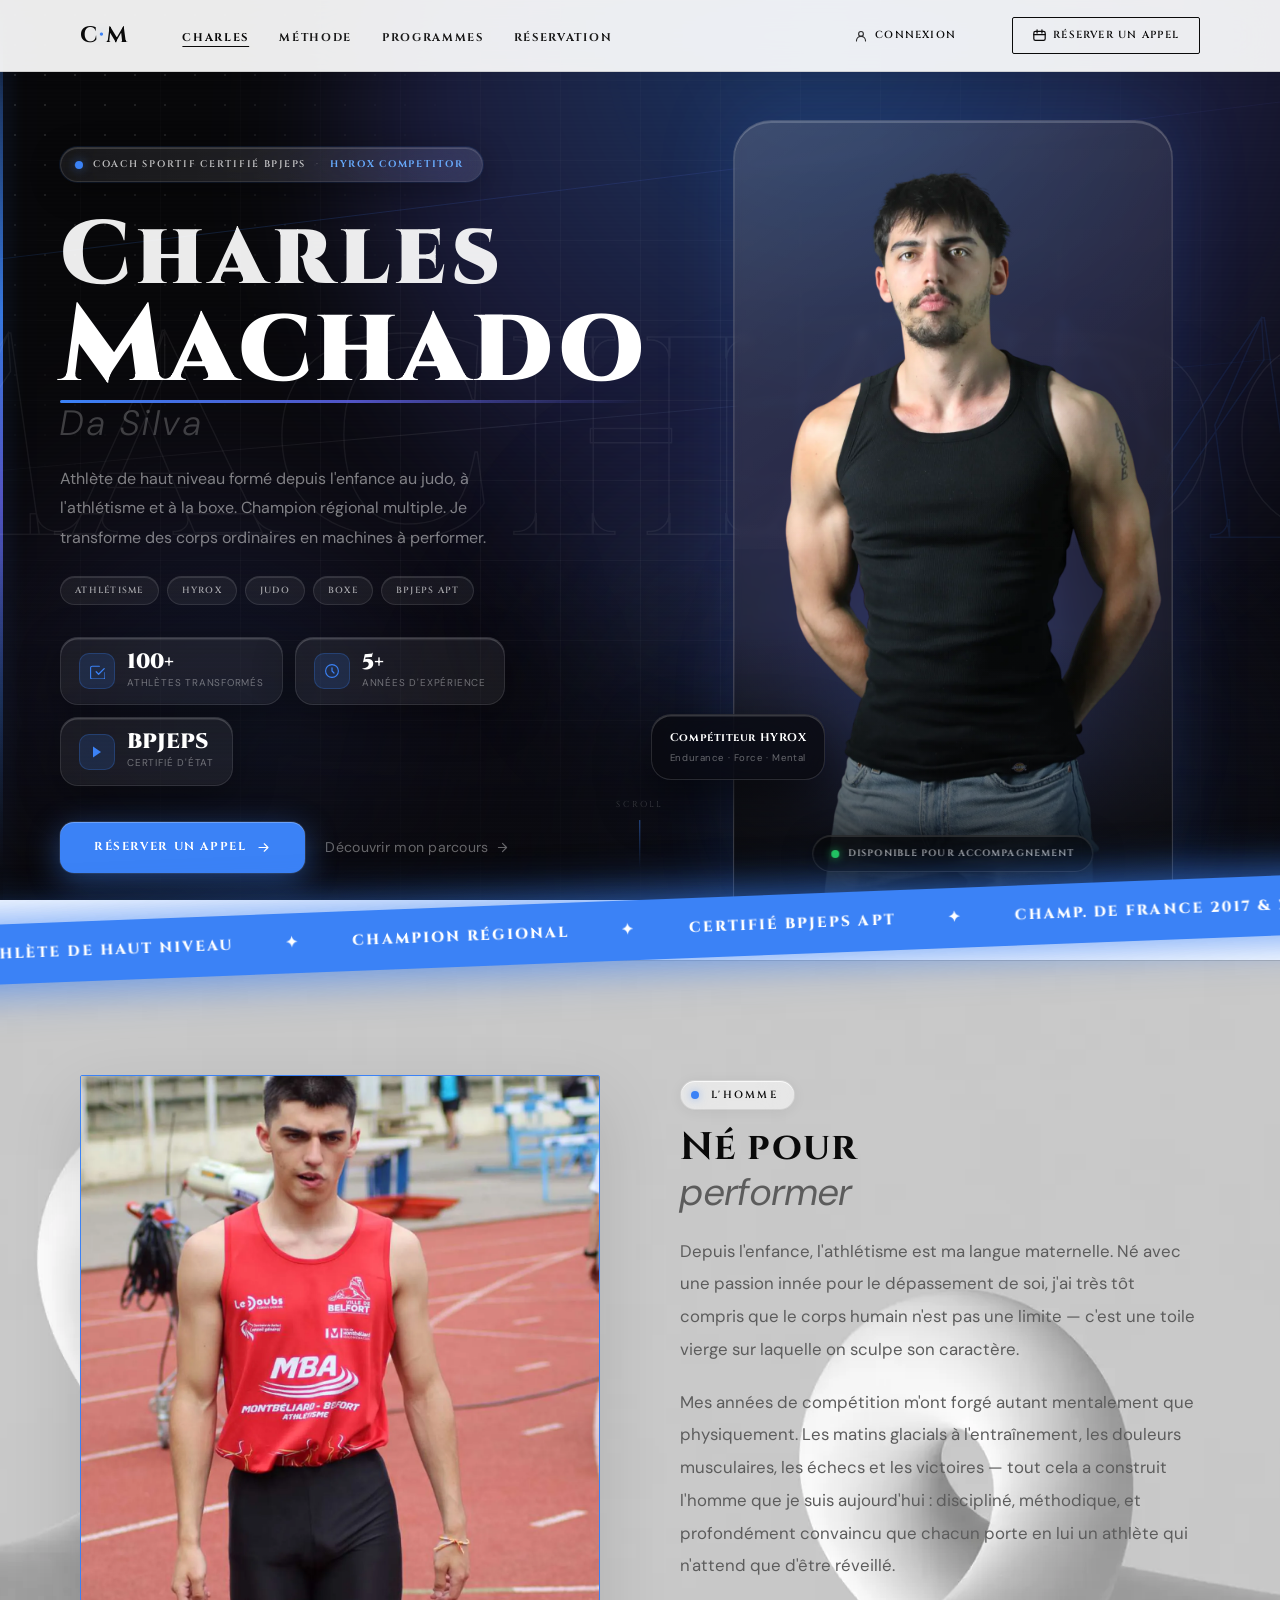
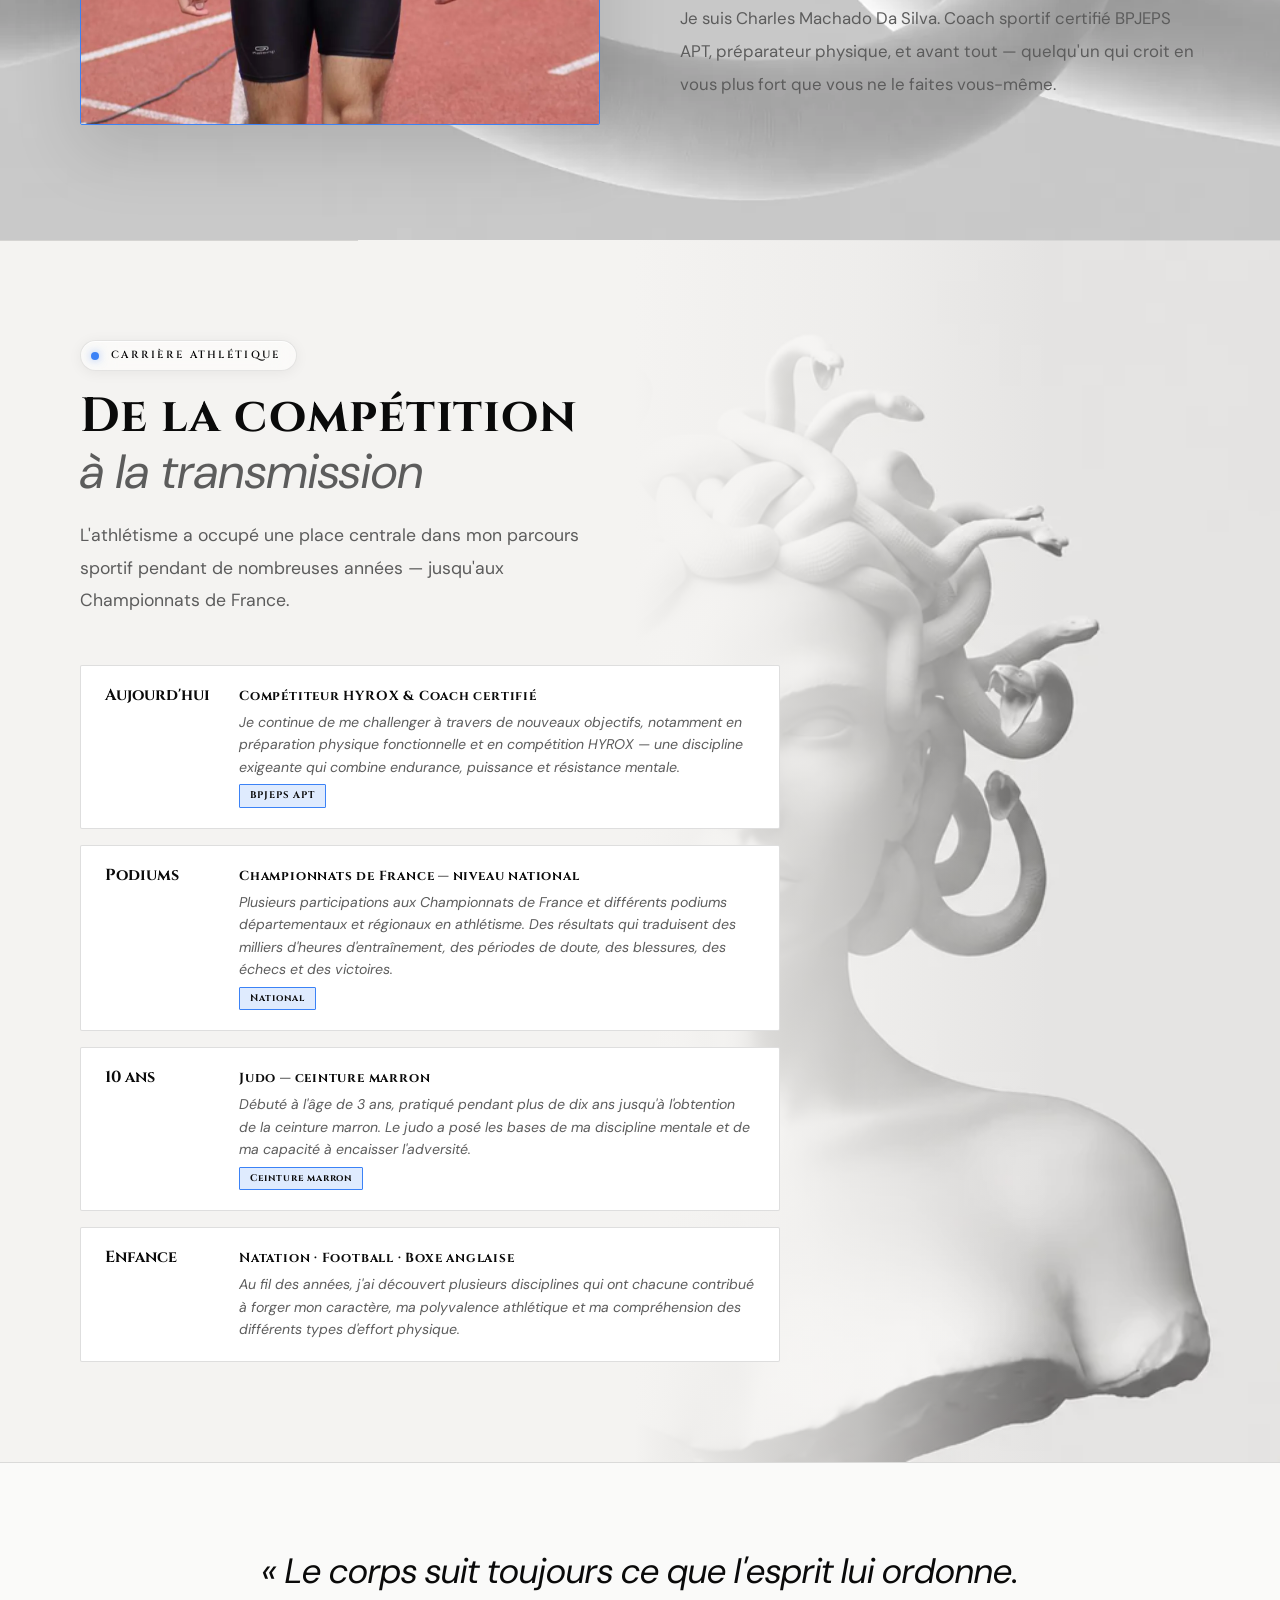
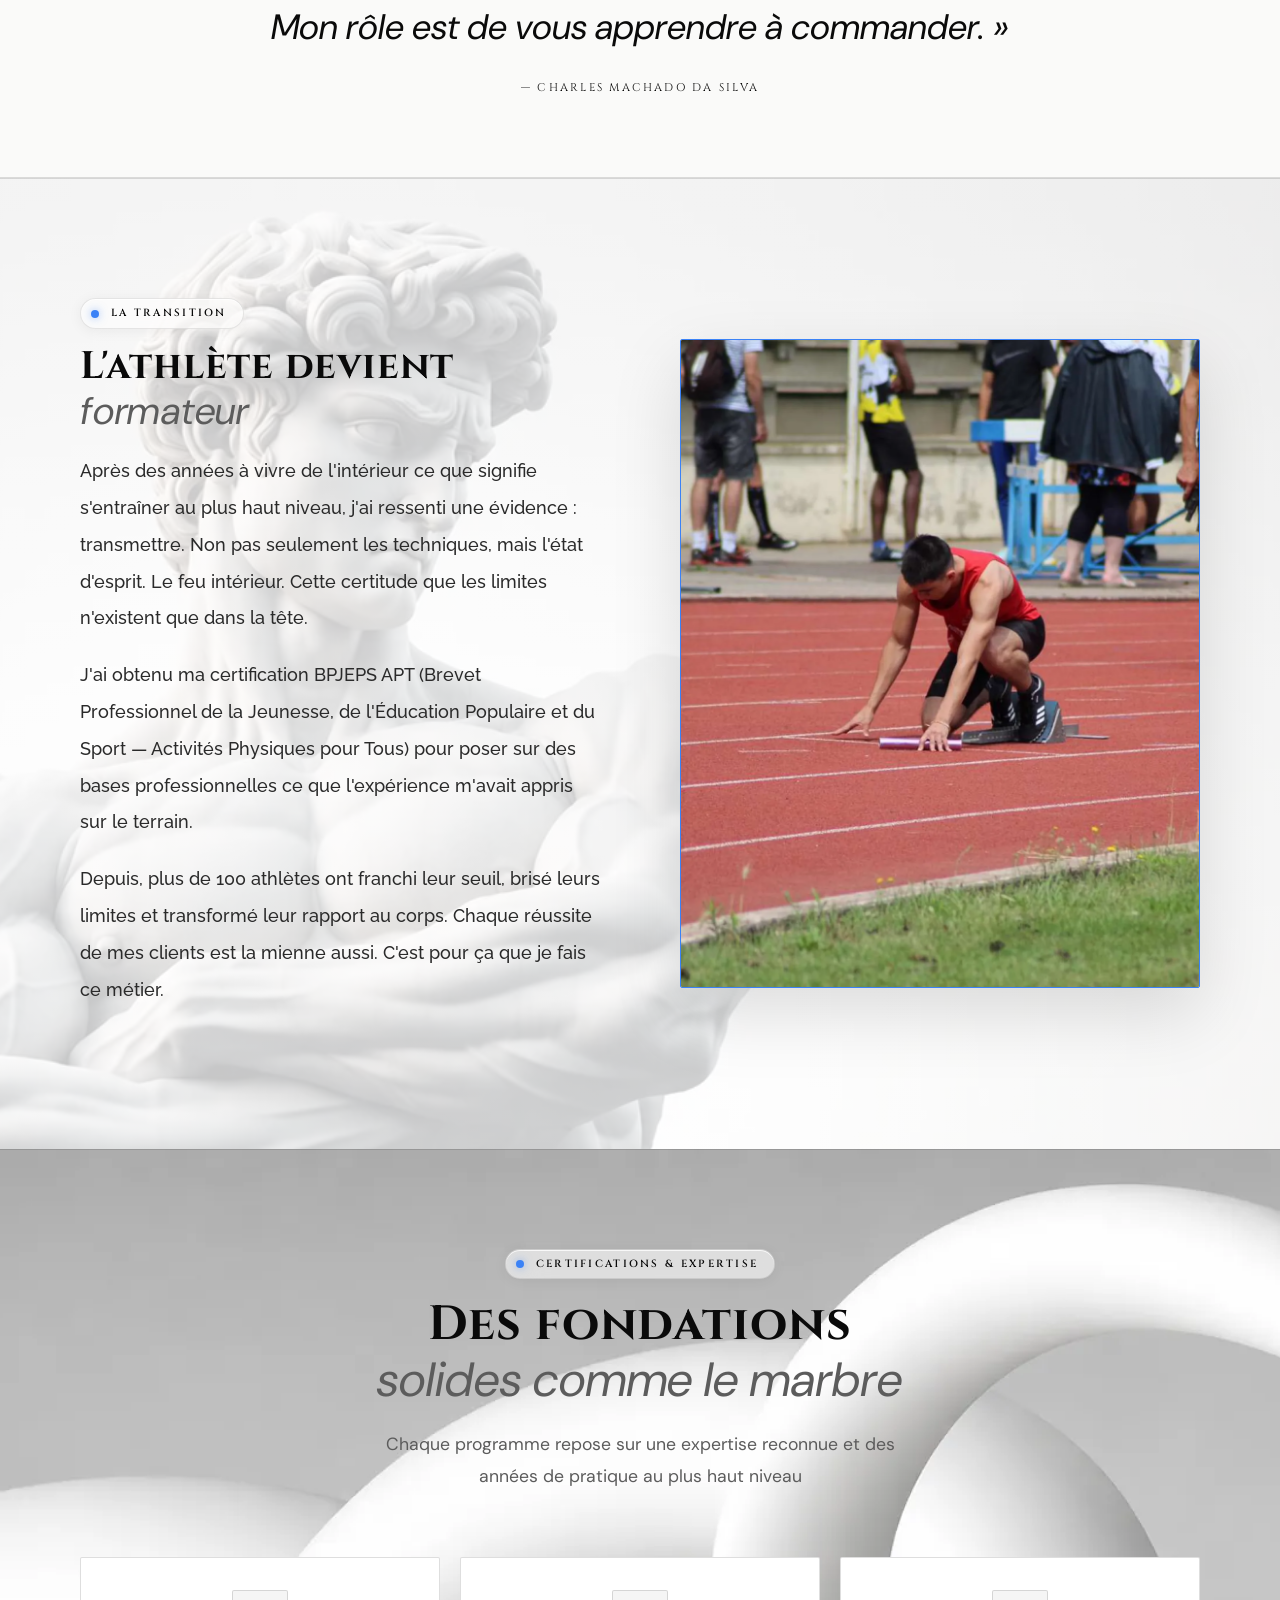
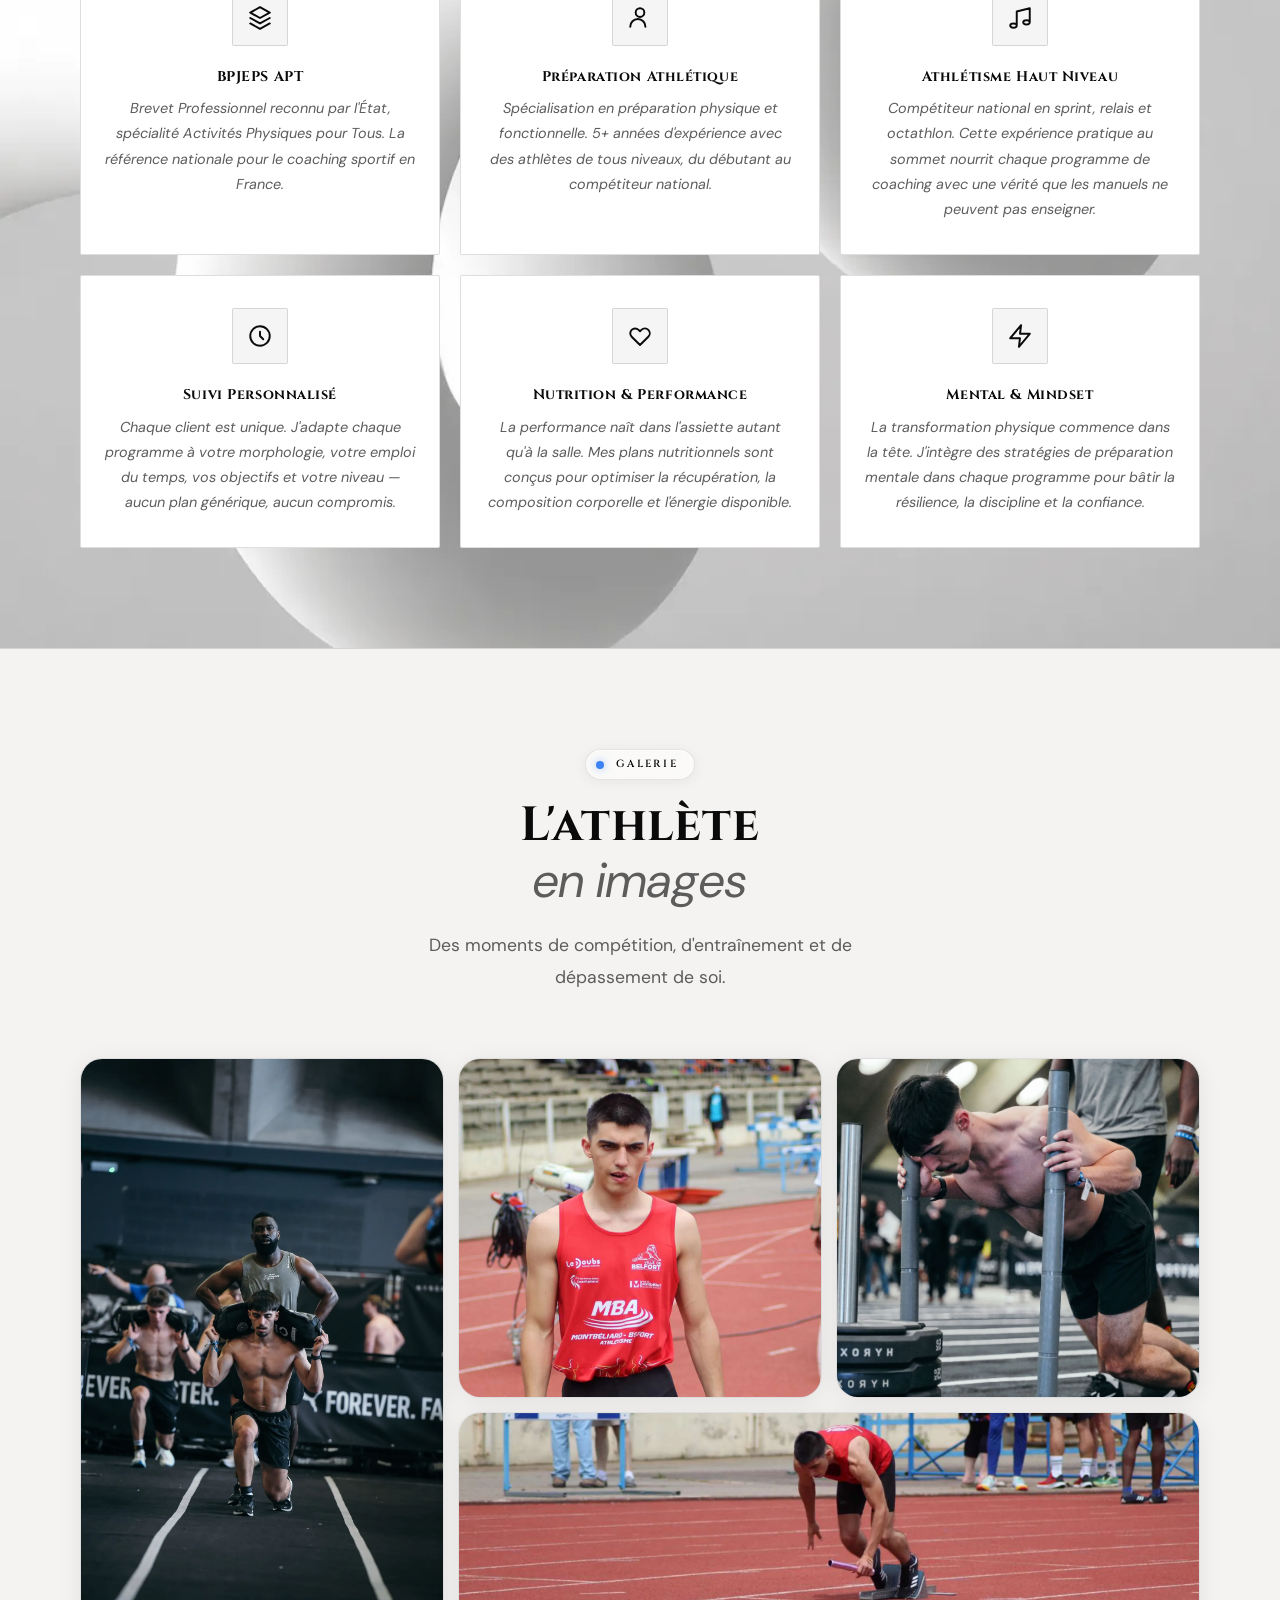
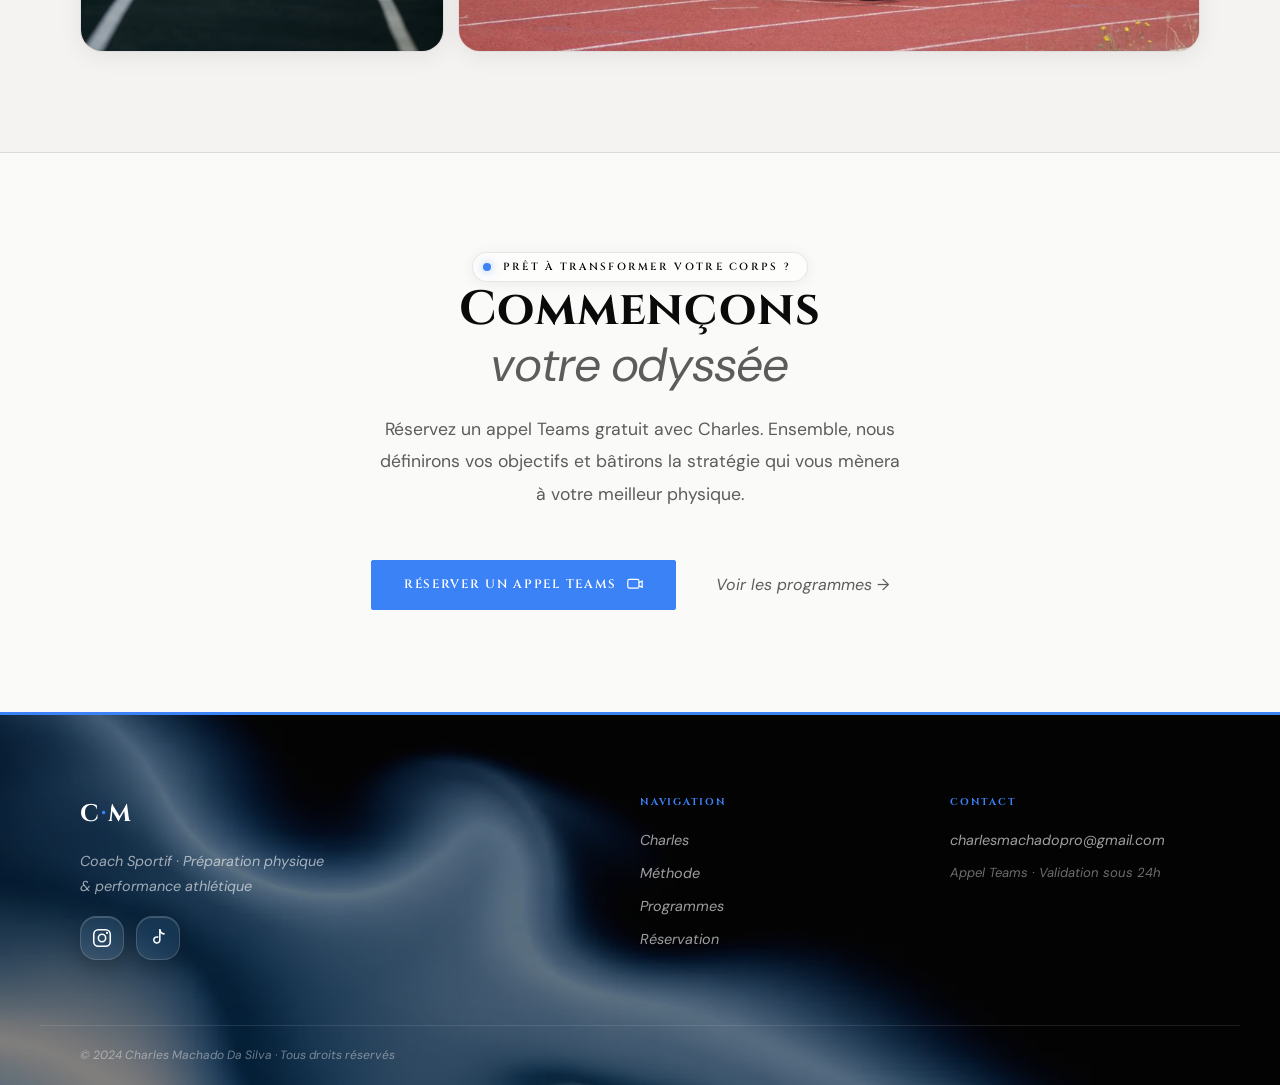
<file: about.html>
<!DOCTYPE html>
<html lang="fr">
<head>
  <meta charset="UTF-8"/>
  <meta name="viewport" content="width=device-width, initial-scale=1.0, viewport-fit=cover"/>
  <meta name="theme-color" content="#0A0A0A"/>
  <meta name="apple-mobile-web-app-capable" content="yes"/>
  <meta name="apple-mobile-web-app-status-bar-style" content="black-translucent"/>
  <link rel="icon" type="image/png" href="imagehyrox/icone.png"/>
  <link rel="apple-touch-icon" href="imagehyrox/icone.png"/>
  <title>Charles Machado — Qui suis-je ?</title>
  <meta name="description" content="Découvrez l'histoire de Charles Machado Da Silva : athlète de haut niveau, champion régional, coach certifié BPJEPS et formateur de corps d'exception."/>

  <link rel="preconnect" href="https://fonts.googleapis.com"/>
  <link rel="preconnect" href="https://fonts.gstatic.com" crossorigin/>
  <link href="https://fonts.googleapis.com/css2?family=Cinzel:wght@400;600;700;900&family=DM+Sans:ital,opsz,wght@0,9..40,300;0,9..40,400;0,9..40,500;1,9..40,300;1,9..40,400&family=Raleway:wght@300;400;500;600&display=swap" rel="stylesheet"/>

  <link rel="preload" as="image" href="imagehyrox/pose1.webp" fetchpriority="high"/>

  <link rel="stylesheet" href="style.css"/>
</head>
<body>

  <canvas id="particleCanvas"></canvas>

  <!-- NAVBAR -->
  <nav id="mainNav" class="nav-dark">
    <div class="nav-inner">
      <a href="index.html" class="nav-logo">C<span class="logo-dot">·</span>M</a>
      <ul class="nav-links">
        <li><a href="about.html" style="color:#0A0A0A;text-decoration:underline;text-underline-offset:5px">Charles</a></li>
        <li><a href="index.html#methode">Méthode</a></li>
        <li><a href="index.html#programmes">Programmes</a></li>
        <li><a href="index.html#reservation">Réservation</a></li>
      </ul>
      <button class="nav-hamburger" id="hamburger" aria-label="Menu">
        <span></span><span></span><span></span>
      </button>
      <a href="index.html#reservation" class="nav-login">
        <svg viewBox="0 0 20 20" fill="none" width="14" height="14"><circle cx="10" cy="7" r="3.4" stroke="currentColor" stroke-width="1.6"/><path d="M3.5 17c0-3.6 2.9-6.5 6.5-6.5s6.5 2.9 6.5 6.5" stroke="currentColor" stroke-width="1.6" stroke-linecap="round"/></svg>
        Connexion
      </a>
      <a href="index.html#reservation" class="nav-cta">
        <svg viewBox="0 0 16 16" fill="none" width="13" height="13"><rect x="1" y="3" width="14" height="11" rx="2" stroke="currentColor" stroke-width="1.5"/><path d="M5 1v4M11 1v4M1 7h14" stroke="currentColor" stroke-width="1.5" stroke-linecap="round"/></svg>
        Réserver un appel
      </a>
    </div>
    <div class="mobile-menu" id="mobileMenu">
      <a href="about.html" onclick="closeMobileMenu()">Charles</a>
      <a href="index.html#methode" onclick="closeMobileMenu()">Méthode</a>
      <a href="index.html#programmes" onclick="closeMobileMenu()">Programmes</a>
      <a href="index.html#reservation" onclick="closeMobileMenu()">Réservation</a>
      <a href="index.html#reservation" onclick="closeMobileMenu()">Connexion</a>
      <a href="index.html#reservation" class="mobile-cta" onclick="closeMobileMenu()">Réserver un appel</a>
    </div>
  </nav>

  <!-- HERO PAGE ABOUT — iOS 26 Ultra Glass -->
  <section class="ah2-hero">

    <!-- ── Couches de fond animées ── -->
    <div class="ah2-bg" aria-hidden="true">
      <div class="ah2-aurora ah2-aurora--1"></div>
      <div class="ah2-aurora ah2-aurora--2"></div>
      <div class="ah2-aurora ah2-aurora--3"></div>
      <div class="ah2-aurora ah2-aurora--4"></div>
      <div class="ah2-noise"></div>
      <div class="ah2-bg-grid"></div>
      <div class="ah2-scanline"></div>
      <div class="ah2-dot-field"></div>
      <div class="ah2-cm-back">CM</div>
      <div class="ah2-diag-streaks"></div>
      <div class="ah2-edge-text">CHARLES MACHADO DA SILVA · BPJEPS APT · HYROX COMPETITOR</div>
      <div class="ah2-left-stripe"></div>
      <div class="ah2-bottom-haze"></div>
    </div>

    <!-- ── Texte fantôme MACHADO ── -->
    <div class="ah2-ghost-name" aria-hidden="true">MACHADO</div>

    <div class="ah2-inner">

      <!-- ── LEFT — contenu ── -->
      <div class="ah2-left">

        <!-- Badge live -->
        <div class="ah2-live-badge">
          <span class="ah2-live-dot"></span>
          <span class="ah2-live-ring"></span>
          Coach Sportif Certifié BPJEPS
          <span class="ah2-live-sep">·</span>
          <span class="ah2-live-hyrox">HYROX Competitor</span>
        </div>

        <!-- Nom -->
        <h1 class="ah2-name">
          <span class="ah2-name-first">Charles</span>
          <span class="ah2-name-last">
            Machado
            <span class="ah2-name-underline"></span>
          </span>
          <em class="ah2-name-em">Da Silva</em>
        </h1>

        <!-- Tagline avec icônes disciplines -->
        <p class="ah2-tagline">
          Athlète de haut niveau formé depuis l'enfance au judo, à l'athlétisme et à la boxe. Champion régional multiple. Je transforme des corps ordinaires en machines à performer.
        </p>

        <!-- Disciplines pills -->
        <div class="ah2-disciplines">
          <span class="ah2-disc">Athlétisme</span>
          <span class="ah2-disc">HYROX</span>
          <span class="ah2-disc">Judo</span>
          <span class="ah2-disc">Boxe</span>
          <span class="ah2-disc">BPJEPS APT</span>
        </div>

        <!-- Stats widgets glass -->
        <div class="ah2-stats-row">
          <div class="ah2-stat-widget">
            <div class="ah2-stat-widget-icon">
              <svg viewBox="0 0 20 20" fill="none" width="16" height="16"><path d="M9 11l3 3 7-7" stroke="#3B82F6" stroke-width="1.6" stroke-linecap="round" stroke-linejoin="round"/><path d="M20 12v6a2 2 0 01-2 2H4a2 2 0 01-2-2V6a2 2 0 012-2h9" stroke="#3B82F6" stroke-width="1.4" stroke-linecap="round"/></svg>
            </div>
            <div class="ah2-stat-widget-body">
              <span class="ah2-stat-widget-num">100+</span>
              <span class="ah2-stat-widget-lbl">Athlètes transformés</span>
            </div>
          </div>
          <div class="ah2-stat-widget">
            <div class="ah2-stat-widget-icon">
              <svg viewBox="0 0 20 20" fill="none" width="16" height="16"><circle cx="10" cy="10" r="8" stroke="#3B82F6" stroke-width="1.4"/><path d="M10 6v4l2.5 2.5" stroke="#3B82F6" stroke-width="1.5" stroke-linecap="round"/></svg>
            </div>
            <div class="ah2-stat-widget-body">
              <span class="ah2-stat-widget-num">5+</span>
              <span class="ah2-stat-widget-lbl">Années d'expérience</span>
            </div>
          </div>
          <div class="ah2-stat-widget">
            <div class="ah2-stat-widget-icon">
              <svg viewBox="0 0 20 20" fill="none" width="16" height="16"><path d="M5 3l10 7-10 7V3z" fill="#3B82F6"/></svg>
            </div>
            <div class="ah2-stat-widget-body">
              <span class="ah2-stat-widget-num">BPJEPS</span>
              <span class="ah2-stat-widget-lbl">Certifié d'État</span>
            </div>
          </div>
        </div>

        <!-- Actions -->
        <div class="ah2-actions">
          <a href="index.html#reservation" class="ah2-cta-btn">
            <span class="ah2-cta-glow"></span>
            Réserver un appel
            <svg viewBox="0 0 20 20" fill="none" width="15" height="15"><path d="M4 10h12M11 5l5 5-5 5" stroke="currentColor" stroke-width="1.5" stroke-linecap="round" stroke-linejoin="round"/></svg>
          </a>
          <a href="#story-homme" class="ah2-link-ghost">
            Découvrir mon parcours
            <svg viewBox="0 0 16 16" fill="none" width="13" height="13"><path d="M8 3l5 5-5 5M3 8h10" stroke="currentColor" stroke-width="1.5" stroke-linecap="round" stroke-linejoin="round"/></svg>
          </a>
        </div>

      </div>

      <!-- ── RIGHT — photo avec badges flottants ── -->
      <div class="ah2-right">

        <!-- Badge flottant bas-gauche -->
        <div class="ah2-float-badge ah2-float-badge--bottom">
          <div class="ah2-fb-body">
            <span class="ah2-fb-title">Compétiteur HYROX</span>
            <span class="ah2-fb-sub">Endurance · Force · Mental</span>
          </div>
        </div>

        <!-- Cadre photo principal -->
        <div class="ah2-photo-frame" id="ah2PhotoFrame">
          <!-- Lueur ambiance derrière -->
          <div class="ah2-photo-glow"></div>
          <!-- Carte glass principale -->
          <div class="ah2-photo-card">
            <div class="ah2-photo-card-shine"></div>
            <div class="ah2-photo-scanbar"></div>
            <img src="imagehyrox/pose1.webp" alt="Charles Machado" class="ah2-photo" id="ah2Photo"
              fetchpriority="high" decoding="async" onerror="this.src='imagehyrox/charles-bras-croises.webp'"/>
            <!-- Overlay gradient bas -->
            <div class="ah2-photo-gradient"></div>
          </div>
          <!-- Carte mini-info dans le cadre -->
          <div class="ah2-photo-info-card">
            <div class="ah2-pic-dot"></div>
            <span>Disponible pour accompagnement</span>
          </div>
        </div>

      </div>

    </div>

    <!-- Scroll indicator -->
    <div class="ah2-scroll" aria-hidden="true">
      <span>Scroll</span>
      <div class="ah2-scroll-line"></div>
    </div>

  </section>

  <!-- BANDEAU DÉFILANT NÉON -->
  <div class="marquee" aria-hidden="true">
    <div class="marquee-track">
      <span>Athlète de haut niveau</span><span class="marquee-star">✦</span>
      <span>Champion régional</span><span class="marquee-star">✦</span>
      <span>Certifié BPJEPS APT</span><span class="marquee-star">✦</span>
      <span>Champ. de France 2017 &amp; 2019</span><span class="marquee-star">✦</span>
      <span>+5 ans d'expérience</span><span class="marquee-star">✦</span>
      <span>+100 athlètes coachés</span><span class="marquee-star">✦</span>
      <span>Athlète de haut niveau</span><span class="marquee-star">✦</span>
      <span>Champion régional</span><span class="marquee-star">✦</span>
      <span>Certifié BPJEPS APT</span><span class="marquee-star">✦</span>
      <span>Champ. de France 2017 &amp; 2019</span><span class="marquee-star">✦</span>
      <span>+5 ans d'expérience</span><span class="marquee-star">✦</span>
      <span>+100 athlètes coachés</span><span class="marquee-star">✦</span>
    </div>
  </div>

  <!-- SECTION : L'HOMME -->
  <section class="story-section story-section--white">
    <div class="section-inner">
      <div class="story-grid">
        <div class="story-img-wrap reveal">
          <img src="imagehyrox/IMG_0140.webp" alt="Charles Machado — entraînement" loading="lazy" onerror="this.parentElement.style.background='#e8e2d8'"/>
        </div>
        <div class="story-content">
          <span class="section-tag reveal">L'homme</span>
          <h2 class="section-title reveal">Né pour<br/><em>performer</em></h2>
          <p class="story-text reveal">
            Depuis l'enfance, l'athlétisme est ma langue maternelle. Né avec une passion innée pour
            le dépassement de soi, j'ai très tôt compris que le corps humain n'est pas une limite —
            c'est une toile vierge sur laquelle on sculpe son caractère.
          </p>
          <p class="story-text reveal" style="--delay:0.1s">
            Mes années de compétition m'ont forgé autant mentalement que physiquement. Les matins glacials
            à l'entraînement, les douleurs musculaires, les échecs et les victoires — tout cela a construit
            l'homme que je suis aujourd'hui : discipliné, méthodique, et profondément convaincu que
            chacun porte en lui un athlète qui n'attend que d'être réveillé.
          </p>
          <p class="story-text reveal" style="--delay:0.15s">
            Je suis Charles Machado Da Silva. Coach sportif certifié BPJEPS APT, préparateur physique,
            et avant tout — quelqu'un qui croit en vous plus fort que vous ne le faites vous-même.
          </p>
        </div>
      </div>
    </div>
  </section>


  <!-- SECTION : CARRIÈRE ATHLÉTIQUE (fond sombre) -->
  <section class="career-section">
    <div class="career-bg">
      <img src="imagehyrox/statue.webp" alt="" loading="lazy" onerror="this.style.display='none'"/>
      <div class="career-bg-overlay"></div>
    </div>
    <div class="section-inner">
      <div class="career-inner">
        <span class="section-tag reveal">Carrière athlétique</span>
        <h2 class="section-title inv reveal">De la compétition<br/><em>à la transmission</em></h2>
        <p class="section-desc inv reveal" style="--delay:0.1s">
          L'athlétisme a occupé une place centrale dans mon parcours sportif pendant de nombreuses années — jusqu'aux Championnats de France.
        </p>

        <div class="timeline">

          <div class="timeline-item reveal" style="--delay:0.15s">
            <div class="timeline-year">Aujourd'hui</div>
            <div class="timeline-content">
              <h4>Compétiteur HYROX & Coach certifié</h4>
              <p>Je continue de me challenger à travers de nouveaux objectifs, notamment en préparation physique fonctionnelle et en compétition HYROX — une discipline exigeante qui combine endurance, puissance et résistance mentale.</p>
              <span class="timeline-medal">BPJEPS APT</span>
            </div>
          </div>

          <div class="timeline-item reveal" style="--delay:0.2s">
            <div class="timeline-year">Podiums</div>
            <div class="timeline-content">
              <h4>Championnats de France — niveau national</h4>
              <p>Plusieurs participations aux Championnats de France et différents podiums départementaux et régionaux en athlétisme. Des résultats qui traduisent des milliers d'heures d'entraînement, des périodes de doute, des blessures, des échecs et des victoires.</p>
              <span class="timeline-medal">National</span>
            </div>
          </div>

          <div class="timeline-item reveal" style="--delay:0.25s">
            <div class="timeline-year">10 ans</div>
            <div class="timeline-content">
              <h4>Judo — ceinture marron</h4>
              <p>Débuté à l'âge de 3 ans, pratiqué pendant plus de dix ans jusqu'à l'obtention de la ceinture marron. Le judo a posé les bases de ma discipline mentale et de ma capacité à encaisser l'adversité.</p>
              <span class="timeline-medal">Ceinture marron</span>
            </div>
          </div>

          <div class="timeline-item reveal" style="--delay:0.3s">
            <div class="timeline-year">Enfance</div>
            <div class="timeline-content">
              <h4>Natation · Football · Boxe anglaise</h4>
              <p>Au fil des années, j'ai découvert plusieurs disciplines qui ont chacune contribué à forger mon caractère, ma polyvalence athlétique et ma compréhension des différents types d'effort physique.</p>
            </div>
          </div>

        </div>
      </div>
    </div>
  </section>

  <!-- QUOTE PHILOSOPHIE -->
  <div class="philosophy-section">
    <div class="section-inner">
      <p class="philosophy-quote reveal">
        « Le corps suit toujours ce que l'esprit lui ordonne.<br/>
        Mon rôle est de vous apprendre à commander. »
      </p>
      <p class="philosophy-attr reveal" style="--delay:0.15s">— Charles Machado Da Silva</p>
    </div>
  </div>

  <!-- SECTION : L'ATHLÈTE DEVIENT COACH -->
  <section class="story-section story-section--statue2">
    <div class="section-inner">
      <div class="story-grid reverse">
        <div class="story-img-wrap reveal">
          <img src="imagehyrox/IMG_0145.webp" alt="Charles Machado coaching" loading="lazy" onerror="this.parentElement.style.background='#e8e2d8'"/>
        </div>
        <div class="story-content">
          <span class="section-tag reveal">La transition</span>
          <h2 class="section-title reveal">L'athlète devient<br/><em>formateur</em></h2>
          <p class="story-text reveal">
            Après des années à vivre de l'intérieur ce que signifie s'entraîner au plus haut niveau,
            j'ai ressenti une évidence : transmettre. Non pas seulement les techniques, mais l'état
            d'esprit. Le feu intérieur. Cette certitude que les limites n'existent que dans la tête.
          </p>
          <p class="story-text reveal" style="--delay:0.1s">
            J'ai obtenu ma certification BPJEPS APT (Brevet Professionnel de la Jeunesse,
            de l'Éducation Populaire et du Sport — Activités Physiques pour Tous) pour poser
            sur des bases professionnelles ce que l'expérience m'avait appris sur le terrain.
          </p>
          <p class="story-text reveal" style="--delay:0.15s">
            Depuis, plus de 100 athlètes ont franchi leur seuil, brisé leurs limites et
            transformé leur rapport au corps. Chaque réussite de mes clients est la mienne aussi.
            C'est pour ça que je fais ce métier.
          </p>
        </div>
      </div>
    </div>
  </section>

  <!-- CREDENTIALS -->
  <section class="credentials-section">
    <div class="section-inner">
      <div class="section-header reveal">
        <span class="section-tag">Certifications & expertise</span>
        <h2 class="section-title">Des fondations<br/><em>solides comme le marbre</em></h2>
        <p class="section-desc">Chaque programme repose sur une expertise reconnue et des années de pratique au plus haut niveau</p>
      </div>
      <div class="credentials-grid">

        <div class="credential-card reveal">
          <div class="credential-icon">
            <svg viewBox="0 0 24 24" fill="none" width="26" height="26"><path d="M12 2L3 7l9 5 9-5-9-5zM3 17l9 5 9-5M3 12l9 5 9-5" stroke="currentColor" stroke-width="1.8" stroke-linecap="round" stroke-linejoin="round"/></svg>
          </div>
          <h3>BPJEPS APT</h3>
          <p>Brevet Professionnel reconnu par l'État, spécialité Activités Physiques pour Tous. La référence nationale pour le coaching sportif en France.</p>
        </div>

        <div class="credential-card reveal" style="--delay:0.1s">
          <div class="credential-icon">
            <svg viewBox="0 0 24 24" fill="none" width="26" height="26"><path d="M8 7a4 4 0 108 0 4 4 0 00-8 0zM3 20a7 7 0 0114 0" stroke="currentColor" stroke-width="1.8" stroke-linecap="round"/></svg>
          </div>
          <h3>Préparation Athlétique</h3>
          <p>Spécialisation en préparation physique et fonctionnelle. 5+ années d'expérience avec des athlètes de tous niveaux, du débutant au compétiteur national.</p>
        </div>

        <div class="credential-card reveal" style="--delay:0.2s">
          <div class="credential-icon">
            <svg viewBox="0 0 24 24" fill="none" width="26" height="26"><path d="M9 19V6l12-3v13M9 19c0 1.105-1.343 2-3 2s-3-.895-3-2 1.343-2 3-2 3 .895 3 2zm12-3c0 1.105-1.343 2-3 2s-3-.895-3-2 1.343-2 3-2 3 .895 3 2z" stroke="currentColor" stroke-width="1.8" stroke-linecap="round" stroke-linejoin="round"/></svg>
          </div>
          <h3>Athlétisme Haut Niveau</h3>
          <p>Compétiteur national en sprint, relais et octathlon. Cette expérience pratique au sommet nourrit chaque programme de coaching avec une vérité que les manuels ne peuvent pas enseigner.</p>
        </div>

        <div class="credential-card reveal" style="--delay:0.1s">
          <div class="credential-icon">
            <svg viewBox="0 0 24 24" fill="none" width="26" height="26"><circle cx="12" cy="12" r="9" stroke="currentColor" stroke-width="1.8"/><path d="M12 8v4l3 3" stroke="currentColor" stroke-width="1.8" stroke-linecap="round" stroke-linejoin="round"/></svg>
          </div>
          <h3>Suivi Personnalisé</h3>
          <p>Chaque client est unique. J'adapte chaque programme à votre morphologie, votre emploi du temps, vos objectifs et votre niveau — aucun plan générique, aucun compromis.</p>
        </div>

        <div class="credential-card reveal" style="--delay:0.15s">
          <div class="credential-icon">
            <svg viewBox="0 0 24 24" fill="none" width="26" height="26"><path d="M4.318 6.318a4.5 4.5 0 000 6.364L12 20.364l7.682-7.682a4.5 4.5 0 00-6.364-6.364L12 7.636l-1.318-1.318a4.5 4.5 0 00-6.364 0z" stroke="currentColor" stroke-width="1.8" stroke-linecap="round" stroke-linejoin="round"/></svg>
          </div>
          <h3>Nutrition & Performance</h3>
          <p>La performance naît dans l'assiette autant qu'à la salle. Mes plans nutritionnels sont conçus pour optimiser la récupération, la composition corporelle et l'énergie disponible.</p>
        </div>

        <div class="credential-card reveal" style="--delay:0.2s">
          <div class="credential-icon">
            <svg viewBox="0 0 24 24" fill="none" width="26" height="26"><path d="M13 2L3 14h9l-1 8 10-12h-9l1-8z" stroke="currentColor" stroke-width="1.8" stroke-linecap="round" stroke-linejoin="round"/></svg>
          </div>
          <h3>Mental & Mindset</h3>
          <p>La transformation physique commence dans la tête. J'intègre des stratégies de préparation mentale dans chaque programme pour bâtir la résilience, la discipline et la confiance.</p>
        </div>

      </div>
    </div>
  </section>


  <!-- GALERIE PHOTOS — BENTO GRID -->
  <section class="bento-gallery-section">
    <div class="section-inner">
      <div class="section-header reveal">
        <span class="section-tag">Galerie</span>
        <h2 class="section-title">L'athlète<br/><em>en images</em></h2>
        <p class="section-desc">Des moments de compétition, d'entraînement et de dépassement de soi.</p>
      </div>

      <div class="bento-grid">

        <!-- Colonne 1 — portrait tall (span 2 lignes) -->
        <div class="bento-cell bento-cell--tall reveal">
          <img src="imagehyrox/IMG_1165.webp" alt="Charles Machado — HYROX sandbag" loading="lazy" style="object-position: center 30%;"/>
          <div class="bento-overlay">
            <div class="bento-label">
              <span class="bento-label-tag">HYROX</span>
              <span class="bento-label-text">Sandbag carry</span>
            </div>
          </div>
        </div>

        <!-- Colonne 2, ligne 1 — portrait carré -->
        <div class="bento-cell reveal" style="--delay:0.08s">
          <img src="imagehyrox/IMG_0140.webp" alt="Charles Machado — athlétisme" loading="lazy" style="object-position: center top;"/>
          <div class="bento-overlay">
            <div class="bento-label">
              <span class="bento-label-tag">Athlétisme</span>
              <span class="bento-label-text">Sur la piste</span>
            </div>
          </div>
        </div>

        <!-- Colonne 3, ligne 1 — portrait carré -->
        <div class="bento-cell reveal" style="--delay:0.13s">
          <img src="imagehyrox/hyrox.webp" alt="Charles Machado — sled push" loading="lazy" style="object-position: center 20%;"/>
          <div class="bento-overlay">
            <div class="bento-label">
              <span class="bento-label-tag">HYROX</span>
              <span class="bento-label-text">Sled push</span>
            </div>
          </div>
        </div>

        <!-- Colonne 2–3, ligne 2 — paysage large -->
        <div class="bento-cell bento-cell--wide reveal" style="--delay:0.2s">
          <img src="imagehyrox/IMG_0142.webp" alt="Charles Machado — starting blocks" loading="lazy" style="object-position: center 45%;"/>
          <div class="bento-overlay">
            <div class="bento-label">
              <span class="bento-label-tag">Championnats</span>
              <span class="bento-label-text">Au départ des blocks</span>
            </div>
          </div>
        </div>

      </div>
    </div>
  </section>

  <!-- CTA FINAL (fond sombre) -->
  <section class="about-cta-section">
    <div class="section-inner">
      <span class="section-tag reveal" style="display:inline-flex;margin:0 auto">Prêt à transformer votre corps ?</span>
      <h2 class="section-title inv reveal" style="text-align:center">Commençons<br/><em>votre odyssée</em></h2>
      <p class="section-desc inv reveal" style="--delay:0.1s">
        Réservez un appel Teams gratuit avec Charles. Ensemble, nous définirons vos objectifs et bâtirons la stratégie qui vous mènera à votre meilleur physique.
      </p>
      <div class="cta-actions reveal" style="--delay:0.2s">
        <a href="index.html#reservation" class="btn-primary">
          Réserver un appel Teams
          <svg viewBox="0 0 20 20" fill="none" width="16" height="16"><rect x="1" y="3" width="14" height="11" rx="2" stroke="currentColor" stroke-width="1.5"/><path d="M15 7l4-2v8l-4-2" stroke="currentColor" stroke-width="1.5" stroke-linecap="round" stroke-linejoin="round"/></svg>
        </a>
        <a href="index.html#programmes" class="btn-ghost inv">
          Voir les programmes →
        </a>
      </div>
    </div>
  </section>

  <!-- FOOTER -->
  <footer class="footer">
    <div class="footer-statue-bg">
      <img src="imagehyrox/blue2.webp" alt="" loading="lazy" onerror="this.style.display='none'"/>
      <div class="footer-overlay"></div>
    </div>
    <div class="footer-inner">
      <div class="footer-brand">
        <a href="index.html" class="nav-logo">C<span class="logo-dot">·</span>M</a>
        <p>Coach Sportif · Préparation physique<br/>& performance athlétique</p>
        <div class="footer-social" aria-label="Réseaux sociaux">
          <a href="https://www.instagram.com/" target="_blank" rel="noopener noreferrer" class="social-glass" aria-label="Instagram">
            <svg viewBox="0 0 24 24" fill="none" width="22" height="22"><rect x="3" y="3" width="18" height="18" rx="5" stroke="currentColor" stroke-width="1.7"/><circle cx="12" cy="12" r="4" stroke="currentColor" stroke-width="1.7"/><circle cx="17.5" cy="6.5" r="1.2" fill="currentColor"/></svg>
          </a>
          <a href="https://www.tiktok.com/" target="_blank" rel="noopener noreferrer" class="social-glass" aria-label="TikTok">
            <svg viewBox="0 0 24 24" fill="none" width="22" height="22"><path d="M14 3v11.2a3.3 3.3 0 11-2.4-3.18" stroke="currentColor" stroke-width="1.7" stroke-linecap="round" stroke-linejoin="round"/><path d="M14 3c.4 2.4 2 4.2 4.5 4.5" stroke="currentColor" stroke-width="1.7" stroke-linecap="round" stroke-linejoin="round"/></svg>
          </a>
        </div>
      </div>
      <div class="footer-col">
        <h5>Navigation</h5>
        <a href="about.html">Charles</a>
        <a href="index.html#methode">Méthode</a>
        <a href="index.html#programmes">Programmes</a>
        <a href="index.html#reservation">Réservation</a>
      </div>
      <div class="footer-col">
        <h5>Contact</h5>
        <a href="mailto:charlesmachadopro@gmail.com">charlesmachadopro@gmail.com</a>
        <p class="footer-note">Appel Teams · Validation sous 24h</p>
      </div>
    </div>
    <div class="footer-bottom">
      <p>© 2024 Charles Machado Da Silva · Tous droits réservés</p>
    </div>
  </footer>

  <script>
  // Navbar + reveal partagés avec index.html
  function closeMobileMenu() {
    var menu = document.getElementById('mobileMenu');
    var btn  = document.getElementById('hamburger');
    if (menu) menu.classList.remove('open');
    if (btn)  btn.classList.remove('open');
  }

  (function initNav() {
    var nav  = document.getElementById('mainNav');
    var btn  = document.getElementById('hamburger');
    var menu = document.getElementById('mobileMenu');
    window.addEventListener('scroll', function() {
      nav.classList.toggle('scrolled', window.scrollY > 60);
    });
    if (btn && menu) {
      btn.addEventListener('click', function() {
        btn.classList.toggle('open');
        menu.classList.toggle('open');
      });
    }
    document.addEventListener('click', function(e) {
      if (menu && menu.classList.contains('open') && !nav.contains(e.target)) closeMobileMenu();
    });
  })();

  (function initReveal() {
    var observer = new IntersectionObserver(function(entries) {
      entries.forEach(function(x) { if (x.isIntersecting) x.target.classList.add('visible'); });
    }, { threshold: 0.1 });
    document.querySelectorAll('.reveal').forEach(function(r) { observer.observe(r); });
  })();

  (function initParticles() {
    var canvas = document.getElementById('particleCanvas');
    if (!canvas) return;
    var ctx = canvas.getContext('2d');
    var W, H;
    function resize() { W = canvas.width = window.innerWidth; H = canvas.height = window.innerHeight; }
    resize();
    window.addEventListener('resize', resize);
    var NUM = window.innerWidth < 768 ? 25 : 50;
    var particles = Array.from({length: NUM}, function() {
      return {
        x: Math.random() * window.innerWidth,
        y: Math.random() * window.innerHeight,
        r: Math.random() * 1.4 + 0.3,
        dx: (Math.random() - 0.5) * 0.25,
        dy: -Math.random() * 0.4 - 0.1,
        opacity: Math.random() * 0.45 + 0.1,
        flicker: Math.random() * Math.PI * 2
      };
    });
    function draw() {
      ctx.clearRect(0, 0, W, H);
      particles.forEach(function(p) {
        p.x += p.dx; p.y += p.dy; p.flicker += 0.03;
        if (p.y < -4) p.y = H + 4;
        if (p.x < -4) p.x = W + 4;
        if (p.x > W + 4) p.x = -4;
        var op = p.opacity * (0.6 + 0.4 * Math.sin(p.flicker));
        ctx.beginPath();
        ctx.arc(p.x, p.y, p.r, 0, Math.PI * 2);
        ctx.fillStyle = 'rgba(20,20,20,' + op + ')';
        ctx.fill();
      });
      requestAnimationFrame(draw);
    }
    draw();
  })();

  /* ── Parallax souris sur le hero photo ── */
  (function initHeroParallax() {
    var frame  = document.getElementById('ah2PhotoFrame');
    var photo  = document.getElementById('ah2Photo');
    var hero   = document.querySelector('.ah2-hero');
    if (!frame || !hero || window.matchMedia('(pointer:coarse)').matches) return;

    var tx = 0, ty = 0, cx = 0, cy = 0;

    hero.addEventListener('mousemove', function(e) {
      var r  = hero.getBoundingClientRect();
      tx = ((e.clientX - r.left) / r.width  - 0.5) * 60;
      ty = ((e.clientY - r.top)  / r.height - 0.5) * 44;
    });
    hero.addEventListener('mouseleave', function() { tx = 0; ty = 0; });

    (function animate() {
      cx += (tx - cx) * 0.055;
      cy += (ty - cy) * 0.055;
      frame.style.transform = 'perspective(900px) rotateY(' + (cx * 0.55) + 'deg) rotateX(' + (-cy * 0.4) + 'deg) translateX(' + (cx * 1.2) + 'px) translateY(' + (cy * 0.9) + 'px)';
      if (photo) photo.style.transform = 'scale(1.06) translate(' + (cx * -0.9) + 'px, ' + (cy * -0.65) + 'px)';
      requestAnimationFrame(animate);
    })();
  })();

  /* ── Stagger reveal hero elements ── */
  (function staggerHero() {
    var items = document.querySelectorAll('.ah2-left > *');
    items.forEach(function(el, i) {
      el.style.animationDelay = (0.1 + i * 0.12) + 's';
    });
  })();

  /* ── Tilt 3D sur les stat widgets ── */
  (function tiltWidgets() {
    if (window.matchMedia('(pointer:coarse)').matches) return;
    document.querySelectorAll('.ah2-stat-widget').forEach(function(card) {
      card.addEventListener('mousemove', function(e) {
        var r  = card.getBoundingClientRect();
        var dx = (e.clientX - r.left - r.width  / 2) / (r.width  / 2);
        var dy = (e.clientY - r.top  - r.height / 2) / (r.height / 2);
        card.style.transform = 'perspective(600px) rotateY(' + (dx * 8) + 'deg) rotateX(' + (-dy * 6) + 'deg) translateZ(8px) scale(1.04)';
      });
      card.addEventListener('mouseleave', function() {
        card.style.transition = 'transform 0.55s cubic-bezier(0.34,1.56,0.64,1)';
        card.style.transform  = '';
        setTimeout(function() { card.style.transition = ''; }, 560);
      });
    });
  })();
  </script>
</body>
</html>
</file>
<file: style.css>
:root{--bg: #FFFFFF;--bg-alt: #F4F3F1;--bg-card: #FFFFFF;--bg-deep: #FAFAF9;--ink: #0A0A0A;--white: #0A0A0A;--black: #0A0A0A;--text: #232323;--text-muted: #5C5C5C;--text-faint: #9A9A9A;--line: rgba(0,0,0,.13);--line-soft: rgba(0,0,0,.07);--border: rgba(0,0,0,.13);--fill-soft: rgba(0,0,0,.04);--fill-hover: rgba(0,0,0,.06);--neon: #3B82F6;--neon-bright: #60A5FA;--neon-glow: rgba(59,130,246,.5);--shadow-sm: 0 2px 14px rgba(0,0,0,.06);--shadow-md: 0 12px 36px rgba(0,0,0,.09);--shadow-lg: 0 26px 70px rgba(0,0,0,.13);--radius: 2px;--nav-h: 72px;--ease: cubic-bezier(.22, 1, .36, 1)}*,*:before,*:after{box-sizing:border-box;margin:0;padding:0}html{scroll-behavior:smooth;-webkit-font-smoothing:antialiased;overflow-x:hidden}body{font-family:DM Sans,system-ui,sans-serif;background:var(--bg);color:var(--text);line-height:1.6;overflow-x:hidden}img{display:block;width:100%;height:100%;object-fit:cover}a{text-decoration:none;color:inherit}ul{list-style:none}button{font-family:inherit;cursor:pointer;border:none;background:none}select,input,textarea{font-family:inherit}::selection{background:var(--ink);color:#fff}::-webkit-scrollbar{width:5px}::-webkit-scrollbar-track{background:var(--bg-alt)}::-webkit-scrollbar-thumb{background:#00000047;border-radius:99px}::-webkit-scrollbar-thumb:hover{background:var(--ink)}#particleCanvas{position:fixed;inset:0;pointer-events:none;z-index:0;opacity:.22}.reveal{opacity:0;transform:translateY(28px);transition:opacity .75s var(--ease),transform .75s var(--ease);transition-delay:var(--delay, 0s);animation:reveal-fallback 0s 1.8s forwards}@keyframes reveal-fallback{to{opacity:1;transform:translateY(0)}}.reveal.visible{opacity:1;transform:translateY(0);animation:none}.section-inner{max-width:1200px;margin:0 auto;padding:0 40px}.section-tag{display:inline-flex;align-items:center;gap:12px;font-family:Cinzel,serif;font-size:.65rem;font-weight:600;letter-spacing:.22em;text-transform:uppercase;color:var(--ink);margin-bottom:18px}.section-tag:before{content:"";display:inline-block;width:8px;height:8px;border-radius:50%;background:var(--neon);box-shadow:0 0 9px var(--neon-glow);flex-shrink:0}.section-tag:after{display:none}.section-title{font-family:Cinzel,serif;font-size:clamp(1.9rem,3.8vw,3rem);font-weight:700;line-height:1.15;color:var(--ink);margin-bottom:18px;letter-spacing:.02em}.section-title em{font-style:italic;font-family:DM Sans,system-ui,sans-serif;color:var(--text-muted);font-weight:400}.section-title.inv{color:var(--ink)}.section-desc{font-size:1.1rem;color:var(--text-muted);max-width:520px;line-height:1.85;font-weight:400}.section-desc.inv{color:var(--text-muted)}.section-header{text-align:center;margin-bottom:64px}.section-header .section-tag{justify-content:center}.section-header .section-tag:before{display:inline-block}.section-header .section-tag:after{display:none}.section-header .section-desc{margin:0 auto}.btn-primary{display:inline-flex;align-items:center;gap:10px;padding:14px 32px;background:var(--neon);color:#fff;border:1px solid var(--neon);border-radius:var(--radius);font-family:Cinzel,serif;font-size:.76rem;font-weight:600;letter-spacing:.14em;text-transform:uppercase;cursor:pointer;transition:background .3s var(--ease),color .3s var(--ease),box-shadow .3s,transform .3s var(--ease);position:relative;overflow:hidden}.btn-primary:before{content:"";position:absolute;inset:0;background:linear-gradient(90deg,transparent,rgba(255,255,255,.22),transparent);transform:translate(-100%);transition:transform .6s ease}.btn-primary:hover:before{transform:translate(100%)}.btn-primary:hover{background:var(--neon-bright);color:#fff;border-color:var(--neon-bright);box-shadow:0 12px 32px var(--neon-glow);transform:translateY(-2px)}.btn-ghost{display:inline-flex;align-items:center;gap:6px;padding:14px 20px;color:var(--text-muted);font-size:1rem;font-style:italic;cursor:pointer;position:relative;transition:color .25s}.btn-ghost:after{content:"";position:absolute;left:20px;right:20px;bottom:9px;height:2px;border-radius:2px;background:var(--neon);box-shadow:0 0 8px var(--neon-glow);transform:scaleX(0);transform-origin:left;transition:transform .35s var(--ease)}.btn-ghost:hover{color:var(--ink)}.btn-ghost:hover:after{transform:scaleX(1)}.btn-ghost.inv{color:var(--text-muted)}#mainNav{position:fixed;top:0;left:0;right:0;z-index:100;height:var(--nav-h);background:#ffffffeb;backdrop-filter:blur(24px) saturate(140%);-webkit-backdrop-filter:blur(24px) saturate(140%);border-bottom:1px solid var(--line);box-shadow:0 1px 22px #0000000d;transition:height .4s,box-shadow .4s}#mainNav.scrolled{height:66px;box-shadow:0 2px 28px #00000017}.nav-inner{max-width:1200px;margin:0 auto;padding:0 40px;height:100%;display:flex;align-items:center;gap:40px}.nav-logo{font-family:Cinzel,serif;font-size:1.4rem;font-weight:700;color:var(--ink);letter-spacing:.08em;flex-shrink:0;transition:opacity .2s}.nav-logo:hover{opacity:.6}.logo-dot{color:#3b82f6;text-shadow:0 0 10px var(--neon-glow)}.nav-links{display:flex;gap:2px;flex:1}.nav-links a{position:relative;padding:8px 14px;font-family:Cinzel,serif;font-size:.7rem;font-weight:700;letter-spacing:.15em;text-transform:uppercase;color:#1a1a1a;border-radius:var(--radius);transition:color .25s}.nav-links a:after{content:"";position:absolute;left:14px;right:14px;bottom:2px;height:2px;border-radius:2px;background:var(--neon);box-shadow:0 0 8px var(--neon-glow);transform:scaleX(0);transform-origin:center;transition:transform .3s var(--ease)}.nav-links a:hover{color:var(--ink)}.nav-links a:hover:after{transform:scaleX(1)}.nav-cta{display:flex;align-items:center;gap:7px;padding:9px 20px;border:1px solid var(--ink);color:var(--ink);border-radius:var(--radius);font-family:Cinzel,serif;font-size:.64rem;font-weight:600;letter-spacing:.12em;text-transform:uppercase;flex-shrink:0;transition:background .25s,color .25s}.nav-cta:hover{background:var(--neon);color:#fff;border-color:var(--neon);box-shadow:0 0 18px var(--neon-glow)}.nav-login{display:inline-flex;align-items:center;gap:7px;padding:9px 16px;color:var(--ink);border-radius:var(--radius);font-family:Cinzel,serif;font-size:.64rem;font-weight:600;letter-spacing:.12em;text-transform:uppercase;flex-shrink:0;transition:background .25s,color .25s}.nav-login svg{opacity:.85}.nav-login:hover{background:var(--fill-soft)}.nav-hamburger{display:none;flex-direction:column;gap:5px;padding:8px;margin-left:auto}.nav-hamburger span{display:block;width:22px;height:1.5px;background:var(--ink);transition:transform .3s,opacity .3s}.nav-hamburger.open span:nth-child(1){transform:translateY(6.5px) rotate(45deg)}.nav-hamburger.open span:nth-child(2){opacity:0}.nav-hamburger.open span:nth-child(3){transform:translateY(-6.5px) rotate(-45deg)}.mobile-menu{display:none;flex-direction:column;align-items:center;gap:4px;position:absolute;top:var(--nav-h);left:0;right:0;background:#fffffff7;backdrop-filter:blur(20px);border-bottom:1px solid var(--line);box-shadow:var(--shadow-md);padding:24px;transform:translateY(-10px);opacity:0;transition:transform .3s var(--ease),opacity .3s;pointer-events:none}.mobile-menu.open{display:flex;transform:translateY(0);opacity:1;pointer-events:all}.mobile-menu a{font-family:Cinzel,serif;font-size:.8rem;letter-spacing:.15em;text-transform:uppercase;color:var(--text-muted);padding:14px 24px;width:100%;text-align:center;border-radius:var(--radius);transition:color .2s,background .2s}.mobile-menu a:hover{color:var(--ink);background:var(--fill-soft)}.mobile-menu .mobile-cta{margin-top:12px;background:var(--ink);color:#fff}.hero{min-height:100vh;display:flex;align-items:center;padding-top:var(--nav-h);position:relative;overflow:hidden;background:var(--bg)}.hero--dark{background:radial-gradient(125% 95% at 72% 18%,#15160de6,#0b0b0bf0 52%,#070707f7),url(imagehyrox/blue3.webp) center / cover no-repeat}.hero-social{position:absolute;left:56px;top:50%;transform:translateY(-50%);z-index:5;display:flex;flex-direction:column;gap:16px}.social-glass{width:56px;height:56px;display:flex;align-items:center;justify-content:center;border-radius:16px;color:#fff;background:#ffffff12;border:1px solid rgba(255,255,255,.16);backdrop-filter:blur(12px) saturate(140%);-webkit-backdrop-filter:blur(12px) saturate(140%);box-shadow:0 8px 24px #00000047,inset 0 1px #ffffff2e;transition:transform .25s cubic-bezier(.34,1.56,.64,1),background .25s,border-color .25s,color .25s,box-shadow .25s}.social-glass:hover{transform:translateY(-3px);color:var(--neon);background:#ffffff24;border-color:#3b82f68c;box-shadow:0 12px 30px #3b82f64d,inset 0 1px #ffffff40}.social-glass svg{display:block}.footer-social{display:flex;gap:12px;margin-top:18px}.footer-social .social-glass{width:44px;height:44px}@media(max-width:768px){.hero-social{left:50%;top:auto;bottom:18px;transform:translate(-50%);flex-direction:row;gap:14px}.social-glass{width:50px;height:50px}}.hero-glow{position:absolute;top:-14%;right:-8%;width:62vw;height:62vw;max-width:860px;max-height:860px;background:radial-gradient(circle,rgba(59,130,246,.16),transparent 62%);filter:blur(28px);pointer-events:none;z-index:0;animation:hero-glow-pulse 6s ease-in-out infinite}@keyframes hero-glow-pulse{0%,to{opacity:.65;transform:scale(1)}50%{opacity:1;transform:scale(1.08)}}.hero-ghost{position:absolute;top:50%;left:50%;transform:translate(-50%,-52%);display:flex;flex-direction:column;align-items:center;font-family:Cinzel,serif;font-weight:900;font-size:clamp(4.5rem,16.5vw,15rem);line-height:.82;letter-spacing:.02em;text-transform:uppercase;color:#ffffff0b;white-space:nowrap;pointer-events:none;user-select:none;z-index:0;width:100%;text-align:center}.hero-inner{max-width:1240px;margin:0 auto;padding:55px 40px 0;display:grid;grid-template-columns:1fr 1.12fr;gap:16px;align-items:center;width:100%;position:relative;z-index:2}.hero-left{position:relative;z-index:2}.hero-badge{display:inline-flex;align-items:center;gap:10px;padding:9px 18px;border:1px solid rgba(59,130,246,.4);border-radius:999px;font-family:Cinzel,serif;font-size:.62rem;font-weight:700;letter-spacing:.18em;text-transform:uppercase;color:#fff;margin-bottom:28px;background:#3b82f614;backdrop-filter:blur(4px);-webkit-backdrop-filter:blur(4px)}.hero-badge:before{content:"";width:7px;height:7px;border-radius:50%;background:var(--neon);box-shadow:0 0 9px var(--neon-glow);flex-shrink:0;animation:dot-pulse 2.4s ease-in-out infinite}.hero-title{font-family:Cinzel,serif;font-size:clamp(3.3rem,8vw,7rem);font-weight:900;line-height:.95;color:#fff;margin-bottom:26px;letter-spacing:.02em}.title-first{display:block}.title-em{display:block;font-style:normal;font-family:Cinzel,serif;font-weight:900;font-size:1em;color:var(--neon);letter-spacing:.02em;text-shadow:0 0 34px var(--neon-glow)}.hero-subtitle{font-size:1.12rem;color:#ffffffa8;line-height:1.8;margin:0 0 38px;max-width:470px;font-weight:400;font-style:italic}.hero-actions{display:flex;justify-content:flex-start;align-items:center;gap:18px;flex-wrap:wrap}.hero-right{position:relative;align-self:stretch;display:flex;align-items:flex-end;justify-content:center;min-height:82vh}.hero-photo{width:auto;max-width:132%;max-height:90vh;height:auto;object-fit:contain;object-position:bottom;filter:drop-shadow(0 34px 54px rgba(0,0,0,.6));position:relative;z-index:1}.hero-stats{display:flex;gap:14px;margin-top:40px;flex-wrap:wrap}.hero-stat-card{background:#0a0a0adb;backdrop-filter:blur(16px);-webkit-backdrop-filter:blur(16px);border:1px solid rgba(59,130,246,.45);border-radius:20px;padding:18px 22px;min-width:132px;box-shadow:0 14px 40px #0000008c,0 0 18px #3b82f61f}.hero-stat-num{font-family:Cinzel,serif;font-size:2rem;font-weight:900;color:var(--neon);line-height:1;text-shadow:0 0 18px var(--neon-glow)}.hero-stat-label{font-size:.8rem;color:#ffffffad;margin-top:7px;font-style:italic;letter-spacing:.02em}.hero-scroll{position:absolute;bottom:32px;left:50%;transform:translate(-50%);display:flex;flex-direction:column;align-items:center;gap:8px;z-index:2}.scroll-label{font-family:Cinzel,serif;font-size:.6rem;letter-spacing:.22em;color:var(--text-faint);text-transform:uppercase}.hero--dark .scroll-label{color:#ffffff73}.scroll-line{width:2px;height:44px;border-radius:2px;background:linear-gradient(to bottom,var(--neon),transparent);box-shadow:0 0 10px var(--neon-glow);animation:scroll-drop 2s ease-in-out infinite}@keyframes scroll-drop{0%,to{opacity:.4;transform:scaleY(.8);transform-origin:top}50%{opacity:1;transform:scaleY(1)}}.about{padding:120px 0;background:var(--bg);position:relative;z-index:1;overflow:hidden}.about:after{content:"";position:absolute;inset:0;background:url(imagehyrox/white2.webp) center / cover no-repeat;transform:scale(1.06);transition:transform 10s ease;will-change:transform;z-index:-1}.about:hover:after{transform:scale(1)}.about:before{content:"";position:absolute;top:0;left:0;right:0;height:1px;background:var(--line)}.about-split{display:grid;grid-template-columns:5fr 7fr;gap:80px;align-items:center}.about-photo-col{position:relative}.about-photo-frame{position:relative;aspect-ratio:3/4;border-radius:var(--radius);overflow:hidden;box-shadow:var(--shadow-lg)}.about-photo-frame:after{content:"";position:absolute;inset:0;border:1.5px solid var(--ink);border-radius:var(--radius);z-index:4;pointer-events:none}.about-hyrox-img{width:100%;height:100%;object-fit:cover;object-position:center 15%;display:block;transition:transform 3s ease-in-out,opacity .7s var(--ease)}.about-photo-frame:hover .about-hyrox-img{transform:scale(1.03)}.carousel-slide{position:absolute;inset:0;width:100%;height:100%;object-fit:cover;object-position:center 15%;opacity:0;z-index:1}.carousel-slide.active{opacity:1;z-index:2}.carousel-btn{position:absolute;top:50%;transform:translateY(-50%);z-index:5;width:38px;height:38px;display:flex;align-items:center;justify-content:center;background:#0009;color:#fff;border-radius:50%;cursor:pointer;opacity:0;transition:opacity .6s var(--ease),background .3s}.about-photo-frame:hover .carousel-btn{opacity:1}.carousel-prev{left:12px}.carousel-next{right:12px}.carousel-btn:hover{background:#000000e6}.carousel-dots{position:absolute;bottom:14px;left:50%;transform:translate(-50%);display:flex;gap:7px;z-index:5}.carousel-dot{width:6px;height:6px;border-radius:50%;background:#ffffff73;cursor:pointer;transition:background .25s,transform .25s;border:none}.carousel-dot.active{background:#fff;transform:scale(1.4)}.about-photo-accent{position:absolute;bottom:0;right:0;width:64px;height:64px;border:1.5px solid var(--neon);border-radius:var(--radius);background:var(--bg);box-shadow:0 0 16px var(--neon-glow);animation:neon-pulse 3.4s ease-in-out infinite .8s}.about-copy-col{display:flex;flex-direction:column;align-items:flex-start}.about-para{font-family:Raleway,sans-serif;font-size:1rem;color:#444;line-height:1.85;margin-bottom:18px}.about-stats{display:flex;align-items:center;gap:28px;padding:26px 0;margin:18px 0 30px;border-top:1px solid var(--line);border-bottom:1px solid var(--line);flex-wrap:wrap}.about-stat{display:flex;flex-direction:column;gap:5px}.about-stat-num{font-family:Cinzel,serif;font-size:1.45rem;font-weight:700;color:var(--ink);letter-spacing:.02em}.about-stat-lbl{font-family:Raleway,sans-serif;font-size:.68rem;color:var(--text-muted);letter-spacing:.07em;text-transform:uppercase}.about-stat-div{width:1px;height:34px;background:var(--line);flex-shrink:0}.about-cta{display:flex;align-items:center;gap:24px;flex-wrap:wrap}.swipe-slider{position:relative;width:248px;height:52px;border-radius:999px;background:#ffffff8c;backdrop-filter:blur(18px) saturate(160%);-webkit-backdrop-filter:blur(18px) saturate(160%);border:1px solid rgba(0,0,0,.13);box-shadow:0 2px 18px #00000012,inset 0 1px #fffc;user-select:none;touch-action:none;overflow:hidden;flex-shrink:0}.swipe-fill{position:absolute;inset:0;border-radius:999px;background:var(--ink);transform-origin:left;transform:scaleX(0);opacity:.08;transition:transform .05s linear;pointer-events:none}.swipe-thumb{position:absolute;left:4px;top:50%;transform:translateY(-50%);width:44px;height:44px;border-radius:50%;background:var(--ink);color:#fff;display:flex;align-items:center;justify-content:center;box-shadow:0 2px 14px #00000038;cursor:grab;z-index:2;will-change:transform}.swipe-thumb:active{cursor:grabbing}.swipe-label{position:absolute;inset:0;display:flex;align-items:center;justify-content:center;padding-left:52px;font-family:Cinzel,serif;font-size:.64rem;font-weight:600;letter-spacing:.14em;text-transform:uppercase;color:var(--text-muted);pointer-events:none;transition:opacity .2s;z-index:1}.visual-break{position:relative;width:100%;height:520px;overflow:hidden}.visual-break-img{width:100%;height:100%;object-fit:cover;object-position:center 25%;transform:scale(1.18);transition:transform 4s cubic-bezier(.22,1,.36,1);will-change:transform}.visual-break:hover .visual-break-img{transform:scale(1)}.visual-break-overlay{position:absolute;inset:0;background:linear-gradient(to bottom,#0a0a0a26,#0a0a0a8c);display:flex;align-items:flex-end;justify-content:center;padding-bottom:56px}.visual-break-text{font-family:Cinzel,serif;font-size:clamp(1.1rem,3vw,2rem);color:#ffffffe0;letter-spacing:.45em;text-transform:uppercase;text-shadow:0 2px 40px rgba(0,0,0,.7)}.gallery-band{overflow:hidden;position:relative;height:200px;background:var(--bg-alt);border-top:1px solid var(--line);border-bottom:1px solid var(--line)}.gallery-band:before,.gallery-band:after{content:"";position:absolute;top:0;bottom:0;width:120px;z-index:2;pointer-events:none}.gallery-band:before{left:0;background:linear-gradient(to right,var(--bg-alt),transparent)}.gallery-band:after{right:0;background:linear-gradient(to left,var(--bg-alt),transparent)}.gallery-item{flex-shrink:0;width:180px;height:200px;overflow:hidden;border-radius:var(--radius);filter:brightness(.98);transition:filter .4s,transform .4s var(--ease)}.gallery-item:hover{filter:brightness(1.08);transform:scale(1.03)}.gallery-track{display:flex;gap:12px;height:100%;width:max-content;will-change:transform;animation:gallery-scroll 20s linear infinite;animation-play-state:paused}.gallery-band:hover .gallery-track{animation-play-state:paused}@keyframes gallery-scroll{0%{transform:translate(0)}to{transform:translate(-50%)}}.marquee{position:relative;overflow:hidden;width:108%;margin-left:-4%;padding:18px 0;background:var(--neon);transform:rotate(-2.2deg);box-shadow:0 10px 40px var(--neon-glow),0 -10px 40px var(--neon-glow);z-index:3;animation:neon-band-pulse 3s ease-in-out infinite}.marquee-track{display:flex;align-items:center;width:max-content;will-change:transform;animation:marquee-scroll 30s linear infinite}.marquee-track span{font-family:Cinzel,serif;font-size:.92rem;font-weight:800;letter-spacing:.14em;text-transform:uppercase;color:#fff;padding:0 26px;white-space:nowrap}.marquee-star{color:#fff9;font-size:.7rem}@keyframes marquee-scroll{0%{transform:translate(0)}to{transform:translate(-50%)}}@keyframes neon-band-pulse{0%,to{box-shadow:0 8px 30px var(--neon-glow),0 -8px 30px var(--neon-glow)}50%{box-shadow:0 8px 50px #3b82f6b3,0 -8px 50px #3b82f6b3}}@keyframes neon-pulse{0%,to{box-shadow:0 0 14px var(--neon-glow)}50%{box-shadow:0 0 28px #3b82f6cc}}.section-tag:before{animation:dot-pulse 2.4s ease-in-out infinite}@keyframes dot-pulse{0%,to{box-shadow:0 0 6px var(--neon-glow);opacity:.9}50%{box-shadow:0 0 14px #3b82f6e6;opacity:1}}.cross-band{position:relative;height:150px;overflow:hidden;pointer-events:none;z-index:2}.cross-band:before{content:"";position:absolute;top:50%;left:-20%;width:140%;height:36px;transform:translateY(-50%) rotate(-3.2deg);background:#0a0a0a;border-top:2px solid var(--neon);box-shadow:0 0 22px #3b82f640,0 14px 30px #0000002e}.cross-band--reverse:before{transform:translateY(-50%) rotate(3.2deg)}.cross-band--thin{height:120px}.cross-band--thin:before{height:20px}.methode{padding:70px 0 120px;background:#0d0d0d;position:relative;overflow:hidden}.methode:before{content:"";position:absolute;top:0;left:0;right:0;height:1px;background:#ffffff14}.methode-statue-bg{position:absolute;inset:0;width:100%;z-index:0}.methode-statue-bg img{width:100%;height:100%;object-fit:cover;object-position:center top;filter:brightness(.7);opacity:1;transform:scale(1.18);transition:transform 2.5s ease;will-change:transform}.methode:hover .methode-statue-bg img{transform:scale(1)}.methode-overlay{position:absolute;inset:0}.methode .section-tag{color:#ffffffe6}.methode .section-tag:before{background:var(--neon);box-shadow:0 0 9px var(--neon-glow)}.methode .section-title{color:#fff}.methode .section-title em{color:#ffffff80}.methode .section-desc{color:#ffffff8c;font-family:Raleway,sans-serif}.methode-grid{display:grid;grid-template-columns:repeat(3,1fr);gap:24px;position:relative;z-index:1}.methode-card{background:#fff;border:1px solid rgba(0,0,0,.08);border-radius:var(--radius);padding:36px 28px;position:relative;overflow:hidden;transition:border-color .3s,box-shadow .3s,transform .3s var(--ease)}.methode-card:before{content:"";position:absolute;top:0;left:0;right:0;height:3px;background:var(--neon);box-shadow:0 0 12px var(--neon-glow);transform:scaleX(0);transform-origin:left;transition:transform .4s var(--ease)}.methode-card:hover{border-color:#3b82f659;box-shadow:0 12px 40px #00000080;transform:translateY(-6px)}.methode-card:hover .methode-icon-wrap{border-color:var(--neon);color:var(--neon);box-shadow:0 0 18px var(--neon-glow)}.methode-card:hover:before{transform:scaleX(1)}.methode-roman{font-family:Cinzel,serif;font-size:3rem;font-weight:900;color:#0a0a0a;text-shadow:none;line-height:1;margin-bottom:16px;transition:color .4s,text-shadow .4s}.methode-card:hover .methode-roman{text-shadow:0 0 32px var(--neon-glow)}.methode-icon-wrap{width:52px;height:52px;display:flex;align-items:center;justify-content:center;border:1px solid #fff;border-radius:var(--radius);color:#0a0a0a;margin-bottom:20px;background:#fff;transition:transform .4s var(--ease)}.methode-card:hover .methode-icon-wrap{transform:translateY(-2px)}.methode-card h3{font-family:Cinzel,serif;font-size:.88rem;font-weight:700;color:#0a0a0a;letter-spacing:.06em;margin-bottom:12px}.methode-card p{font-family:Raleway,sans-serif;font-size:.95rem;color:#0009;line-height:1.85;font-weight:400;font-style:normal}.methode .section-inner{max-width:1340px}.methode-grid{gap:30px}.ba-card{position:relative;display:flex;flex-direction:column;gap:18px;padding:20px;border-radius:26px;background:linear-gradient(158deg,#ffffff1c,#ffffff09 60%,#ffffff05);border:1px solid rgba(255,255,255,.14);box-shadow:0 22px 55px #00000080,inset 0 1px #ffffff2e;backdrop-filter:blur(16px) saturate(140%);-webkit-backdrop-filter:blur(16px) saturate(140%);transition:transform .5s var(--ease),box-shadow .5s,border-color .5s}.ba-card:hover{transform:translateY(-8px);border-color:#3b82f680;box-shadow:0 34px 75px #0009,0 0 44px #3b82f633,inset 0 1px #ffffff3d}.ba-card-head{display:flex;align-items:center;gap:14px;padding:2px 2px 0}.ba-card-idx{flex-shrink:0;width:44px;height:44px;display:flex;align-items:center;justify-content:center;font-family:Cinzel,serif;font-size:1.05rem;font-weight:700;color:var(--neon);border-radius:13px;background:#3b82f61f;border:1px solid rgba(59,130,246,.4);text-shadow:0 0 14px var(--neon-glow)}.ba-card-meta{min-width:0}.ba-card-title{margin:0;font-family:Cinzel,serif;font-size:1.08rem;font-weight:600;color:#fff;letter-spacing:.01em;line-height:1.2}.ba-card-sub{margin:3px 0 0;font-family:Raleway,sans-serif;font-size:.76rem;color:#ffffff8c;letter-spacing:.02em}.ba-card-hint{display:flex;align-items:center;justify-content:center;gap:8px;margin:0;padding-bottom:2px;font-family:Raleway,sans-serif;font-size:.72rem;font-weight:500;letter-spacing:.06em;color:#ffffff80}.ba-card-hint svg{color:var(--neon);opacity:.85}.ba-slider{position:relative;width:100%;aspect-ratio:3 / 4;border-radius:16px;overflow:hidden;background:#111;border:5px solid #fff;box-shadow:0 12px 30px #00000073;cursor:ew-resize;touch-action:none;user-select:none;-webkit-user-select:none}.ba-slider img{position:absolute;inset:0;width:100%;height:100%;object-fit:cover;pointer-events:none;-webkit-user-drag:none}.ba-after{z-index:1}.ba-before{z-index:2;clip-path:inset(0 50% 0 0)}.ba-slider.ba-sweep .ba-before{transition:clip-path .85s cubic-bezier(.65,0,.35,1)}.ba-slider.ba-sweep .ba-divider{transition:left .85s cubic-bezier(.65,0,.35,1)}.ba-slider:after{content:"";position:absolute;inset:0;z-index:3;pointer-events:none;background:linear-gradient(to bottom,rgba(0,0,0,.18) 0%,transparent 22%,transparent 62%,rgba(0,0,0,.55) 100%)}.ba-divider{position:absolute;top:0;bottom:0;left:50%;width:3px;margin-left:-1.5px;background:linear-gradient(to bottom,#ffffff40,#fff 18% 82%,#ffffff40);box-shadow:0 0 16px #3b82f6e6,0 0 4px #ffffffe6;z-index:4;pointer-events:none}.ba-handle{position:absolute;top:50%;left:50%;transform:translate(-50%,-50%);width:54px;height:54px;border-radius:50%;background:radial-gradient(circle at 32% 28%,#ffffff47,#0a0a0a9e 70%);backdrop-filter:blur(10px);-webkit-backdrop-filter:blur(10px);border:2px solid #fff;display:flex;align-items:center;justify-content:center;color:#fff;box-shadow:0 6px 22px #00000080,0 0 0 6px #ffffff12,0 0 24px #3b82f673;transition:transform .3s var(--ease),box-shadow .3s}.ba-slider.ba-active .ba-handle{transform:translate(-50%,-50%) scale(1.08);color:#fff;box-shadow:0 6px 26px #0000008c,0 0 0 8px #3b82f633,0 0 34px #3b82f6d9}.ba-tag{position:absolute;bottom:14px;z-index:5;display:flex;align-items:center;gap:7px;font-family:Raleway,sans-serif;font-size:.58rem;font-weight:600;letter-spacing:.14em;text-transform:uppercase;padding:6px 13px;border-radius:100px;background:#0a0a0a80;backdrop-filter:blur(8px);-webkit-backdrop-filter:blur(8px);border:1px solid rgba(255,255,255,.18);color:#fff;pointer-events:none}.ba-tag:before{content:"";width:6px;height:6px;border-radius:50%;background:#9ca3af}.ba-tag-before{left:14px}.ba-tag-after{right:14px}.ba-tag-after:before{background:var(--neon);box-shadow:0 0 8px var(--neon)}.quote-section{padding:72px 40px;position:relative;z-index:1;border-top:1px solid var(--line);border-bottom:1px solid var(--line);overflow:hidden}.quote-bg{position:absolute;inset:0;z-index:0}.quote-bg img{width:100%;height:100%;object-fit:cover;object-position:center;filter:brightness(1)}.quote-overlay{position:absolute;inset:0}.quote-inner{max-width:820px;margin:0 auto;display:flex;flex-direction:column;align-items:center;position:relative;z-index:1;gap:24px;text-align:center}.quote-ornament{font-family:Cinzel,serif;font-size:.9rem;color:var(--ink);letter-spacing:.3em}blockquote{font-family:Cormorant Garamond,Georgia,serif;font-size:clamp(1.3rem,2.5vw,1.85rem);font-style:italic;font-weight:400;color:var(--ink);line-height:1.65}.quote-attr{font-family:Cinzel,serif;font-size:.68rem;letter-spacing:.18em;text-transform:uppercase;color:var(--text-muted);margin-top:14px}.programme{padding:120px 0;background:var(--bg);position:relative;overflow:hidden}.programme:before{content:"";position:absolute;top:0;left:0;right:0;height:1px;background:var(--line)}.programme-bg{position:absolute;right:0;top:0;bottom:0;width:42%;z-index:0}.programme-bg img{width:100%;height:100%;object-fit:cover;object-position:center 20%;filter:brightness(1.08);opacity:.4}.programme-bg-overlay{position:absolute;inset:0;background:linear-gradient(to right,var(--bg) 32%,rgba(255,255,255,.5) 80%)}.programme-layout{display:grid;grid-template-columns:1.3fr 1fr;gap:72px;align-items:start;position:relative;z-index:1}.programme-info .section-tag{margin-bottom:16px}.prog-meta{display:flex;gap:12px;margin-bottom:28px;flex-wrap:wrap}.prog-meta-item{display:flex;align-items:center;gap:8px;padding:8px 14px;border:1px solid var(--line);border-radius:var(--radius);background:var(--fill-soft);font-family:Cinzel,serif;font-size:.66rem;font-weight:600;letter-spacing:.1em;text-transform:uppercase;color:var(--text)}.prog-meta-item svg{color:var(--ink)}.programme-text{font-size:1.05rem;color:var(--text-muted);line-height:1.9;font-weight:400;margin-bottom:32px}.programme-features{display:flex;flex-direction:column;gap:12px;margin-bottom:36px}.programme-features li{display:flex;align-items:center;gap:14px;font-size:.95rem;color:var(--text);line-height:1.5}.programme-features li:before{content:"";width:16px;height:16px;flex-shrink:0;background-image:url("data:image/svg+xml,%3Csvg viewBox='0 0 16 16' fill='none' xmlns='http://www.w3.org/2000/svg'%3E%3Ccircle cx='8' cy='8' r='7' stroke='%230A0A0A' stroke-width='1'/%3E%3Cpath d='M4.5 8l2.5 2.5 4.5-5' stroke='%230A0A0A' stroke-width='1.3' stroke-linecap='round' stroke-linejoin='round'/%3E%3C/svg%3E");background-size:contain;background-repeat:no-repeat}.programme-price-card{background:var(--bg-card);border:1px solid var(--ink);border-radius:var(--radius);padding:40px 32px;text-align:center;position:sticky;top:calc(var(--nav-h) + 20px);box-shadow:var(--shadow-lg)}.programme-price-card:before{content:"";position:absolute;top:0;left:0;right:0;height:3px;background:var(--ink)}.price-ornament{font-family:Cinzel,serif;font-size:2.4rem;font-weight:900;color:#0000001a;line-height:1;margin-bottom:12px;letter-spacing:.04em}.price-label{font-family:Cinzel,serif;font-size:.64rem;font-weight:600;letter-spacing:.18em;text-transform:uppercase;color:var(--text-faint);margin-bottom:20px;display:block}.price-amount{font-family:Cinzel,serif;font-size:3.2rem;font-weight:900;color:var(--ink);line-height:1;margin-bottom:6px}.price-amount span{font-size:1.5rem;font-weight:400;color:var(--text-muted)}.price-sub{font-size:.82rem;color:var(--text-faint);font-style:italic;margin-bottom:32px}.btn-buy{display:flex;align-items:center;justify-content:center;gap:10px;width:100%;padding:16px 28px;background:var(--ink);color:#fff;border:1px solid var(--ink);border-radius:var(--radius);font-family:Cinzel,serif;font-size:.74rem;font-weight:700;letter-spacing:.14em;text-transform:uppercase;cursor:pointer;transition:background .25s,color .25s,box-shadow .25s,transform .25s var(--ease)}.btn-buy:hover{background:#fff;color:var(--ink);box-shadow:var(--shadow-md);transform:translateY(-2px)}.price-reassure{font-size:.78rem;color:var(--text-faint);font-style:italic;margin-top:14px;line-height:1.6}.formations{--neon: #3B82F6;--neon-bright: #60A5FA;padding:130px 0;background:#06060a;position:relative;z-index:1;overflow:hidden}.formations-bg{position:absolute;inset:-12%;background:url(imagehyrox/blue4.webp) center center / cover no-repeat;z-index:0;will-change:transform;animation:formations-kenburns 24s ease-in-out infinite alternate}@keyframes formations-kenburns{0%{transform:scale(1) translateY(0)}to{transform:scale(1.12) translateY(-28px)}}.formations:before{content:"";position:absolute;inset:0;background:#040408bd;z-index:1;pointer-events:none}.formations:after{content:"";position:absolute;inset:0;background:linear-gradient(115deg,transparent 30%,rgba(59,130,246,.07) 50%,transparent 70%);background-size:250% 100%;animation:formations-sweep 12s ease-in-out infinite;z-index:2;pointer-events:none}@keyframes formations-sweep{0%{background-position:-100% 0}50%{background-position:100% 0}to{background-position:-100% 0}}.formations>*{position:relative;z-index:3}.formations .section-tag{color:var(--ink);background:#ffffffeb;border-color:#fff6;box-shadow:0 2px 16px #0000002e,inset 0 1px #fff}.formations .section-tag:before,.formations .section-tag:after{background:var(--neon);opacity:.9}.formations .section-title{color:#fff}.formations .section-title em{font-style:normal;color:var(--neon)}.formations .section-desc{color:#fff9}.formations-grid{display:grid;grid-template-columns:repeat(3,1fr);gap:22px;align-items:stretch}.formations-grid--2col{grid-template-columns:repeat(2,1fr);max-width:900px;margin:0 auto;gap:28px}@keyframes card-enter{0%{opacity:0;transform:translateY(52px)}to{opacity:1;transform:translateY(0)}}.formation-card{position:relative;display:flex;flex-direction:column;background:#151515;border:1px solid rgba(255,255,255,.09);border-radius:30px;padding:38px 32px;transition:transform .45s var(--ease),box-shadow .45s,border-color .45s}.formation-card.card-entering{animation:card-enter .8s cubic-bezier(.16,1,.3,1) both}.formation-card:hover{transform:translateY(-10px);border-color:#3b82f68c;box-shadow:0 30px 70px #0000008c,0 0 0 1px #3b82f640}.formation-head{display:flex;align-items:center;justify-content:space-between;margin-bottom:14px}.formation-num{font-family:Cinzel,serif;font-size:2.7rem;font-weight:900;line-height:1;color:var(--neon)}.formation-level{font-family:Cinzel,serif;font-size:.58rem;font-weight:700;letter-spacing:.16em;text-transform:uppercase;color:#ffffffb3;border:1px solid rgba(255,255,255,.2);padding:6px 13px;border-radius:999px}.formation-name{font-family:Cinzel,serif;font-size:1.55rem;font-weight:800;color:#fff;letter-spacing:.02em;margin-bottom:4px}.formation-dur{font-family:Cinzel,serif;font-size:.62rem;font-weight:700;letter-spacing:.18em;text-transform:uppercase;color:var(--neon);margin-bottom:18px}.formation-desc{font-family:DM Sans,system-ui,sans-serif;font-size:1.05rem;color:#fff9;line-height:1.7;margin-bottom:22px}.formation-list{display:flex;flex-direction:column;gap:11px;margin-bottom:30px;flex:1}.formation-list li{display:flex;align-items:flex-start;gap:11px;font-family:DM Sans,system-ui,sans-serif;font-size:.98rem;color:#ffffffd9;line-height:1.45}.formation-list li:before{content:"";width:17px;height:17px;flex-shrink:0;margin-top:2px;background-image:url("data:image/svg+xml,%3Csvg viewBox='0 0 16 16' fill='none' xmlns='http://www.w3.org/2000/svg'%3E%3Ccircle cx='8' cy='8' r='7' stroke='%233B82F6' stroke-width='1.2'/%3E%3Cpath d='M4.5 8l2.5 2.5 4.5-5' stroke='%233B82F6' stroke-width='1.5' stroke-linecap='round' stroke-linejoin='round'/%3E%3C/svg%3E");background-size:contain;background-repeat:no-repeat}.formation-foot{display:flex;align-items:center;justify-content:space-between;gap:16px;margin-top:auto;padding-top:22px;border-top:1px solid rgba(255,255,255,.1)}.formation-price{font-family:Cinzel,serif;font-size:2rem;font-weight:900;color:#fff;line-height:1}.formation-price span{font-size:1.1rem;font-weight:400;color:#ffffff80}.formation-btn{display:inline-flex;align-items:center;gap:8px;background:var(--neon);color:#fff;font-family:Cinzel,serif;font-size:.66rem;font-weight:700;letter-spacing:.12em;text-transform:uppercase;padding:13px 22px;border-radius:999px;cursor:pointer;transition:transform .25s var(--ease),box-shadow .25s,background .25s}.formation-btn:hover{transform:translateY(-2px);background:var(--neon-bright);box-shadow:0 10px 28px #3b82f673}.formation-card--featured{background:var(--neon);border-color:var(--neon)}.formation-card--featured:hover{transform:translateY(-14px);border-color:var(--neon);box-shadow:0 34px 80px #3b82f652}.formation-card--featured .formation-num,.formation-card--featured .formation-name,.formation-card--featured .formation-price,.formation-card--featured .formation-dur{color:#fff}.formation-card--featured .formation-level{color:#fff;border-color:#ffffff73}.formation-card--featured .formation-head{margin-top:28px}.formation-card--featured .formation-desc{color:#ffffffd9}.formation-card--featured .formation-list li{color:#ffffffeb}.formation-card--featured .formation-list li:before{background-image:url("data:image/svg+xml,%3Csvg viewBox='0 0 16 16' fill='none' xmlns='http://www.w3.org/2000/svg'%3E%3Ccircle cx='8' cy='8' r='7' stroke='%23FFFFFF' stroke-width='1.2'/%3E%3Cpath d='M4.5 8l2.5 2.5 4.5-5' stroke='%23FFFFFF' stroke-width='1.5' stroke-linecap='round' stroke-linejoin='round'/%3E%3C/svg%3E")}.formation-card--featured .formation-price span{color:#fff9}.formation-card--featured .formation-foot{border-top-color:#ffffff38}.formation-card--featured .formation-btn{background:#0a0a0a;color:#fff}.formation-card--featured .formation-btn:hover{background:#1c1c1c;box-shadow:0 10px 28px #0006}.formation-badge{position:absolute;top:20px;right:20px;background:#0a0a0a;color:var(--neon);font-family:Cinzel,serif;font-size:.54rem;font-weight:700;letter-spacing:.14em;text-transform:uppercase;padding:7px 13px;border-radius:999px}.reservation{padding:120px 0;background:var(--bg-alt);position:relative;z-index:1;overflow:hidden}.reservation:after{content:"";position:absolute;inset:0;background:url(imagehyrox/white.webp) center / cover no-repeat;transform:scale(1.06);transition:transform 10s ease;will-change:transform;z-index:-1}.reservation:hover:after{transform:scale(1)}.reservation:before{content:"";position:absolute;top:0;left:0;right:0;height:1px;background:var(--line)}.booking-wrapper{background:var(--bg-card);border:1px solid var(--line);border-radius:var(--radius);padding:48px;box-shadow:var(--shadow-md)}.booking-loading{display:flex;align-items:center;justify-content:center;gap:16px;padding:60px 24px;color:var(--text-muted);font-style:italic}.auth-header{text-align:center;margin-bottom:32px}.auth-icon{display:flex;justify-content:center;margin-bottom:20px}.auth-header h3{font-family:Cinzel,serif;font-size:1.3rem;color:var(--ink);letter-spacing:.06em;margin-bottom:8px}.auth-header p{font-style:italic;color:var(--text-muted);font-size:.95rem}.auth-tabs-wrap{display:flex;justify-content:center;margin-bottom:32px;border:1px solid var(--line);border-radius:var(--radius);overflow:hidden;width:fit-content;margin-left:auto;margin-right:auto}.auth-tab{padding:10px 28px;font-family:Cinzel,serif;font-size:.68rem;font-weight:600;letter-spacing:.14em;text-transform:uppercase;color:var(--text-muted);background:transparent;cursor:pointer;transition:background .25s,color .25s}.auth-tab.active{background:var(--neon);color:#fff}.auth-tab:hover:not(.active){color:var(--ink)}.auth-forms-wrap{display:grid;grid-template-areas:"form"}.auth-forms-wrap .auth-form{grid-area:form}.auth-form{display:flex;flex-direction:column;gap:16px;max-width:480px;margin:0 auto;width:100%}.booking-tabs-wrap{display:flex;justify-content:center;margin-bottom:32px;border:1px solid var(--line);border-radius:var(--radius);overflow:hidden;width:fit-content;margin-left:auto;margin-right:auto}.booking-tab{display:flex;align-items:center;gap:7px;padding:10px 24px;font-family:Cinzel,serif;font-size:.66rem;font-weight:600;letter-spacing:.12em;text-transform:uppercase;color:var(--text-muted);background:transparent;cursor:pointer;transition:background .25s,color .25s}.booking-tab.active{background:var(--neon);color:#fff}.booking-tab:hover:not(.active){color:var(--ink)}.booking-user-bar{display:flex;align-items:center;justify-content:space-between;padding:12px 20px;background:var(--fill-soft);border:1px solid var(--line);border-radius:var(--radius);margin-bottom:28px;flex-wrap:wrap;gap:10px}.booking-user-info{display:flex;align-items:center;gap:10px;font-family:Cinzel,serif;font-size:.72rem;letter-spacing:.06em;color:var(--ink)}.btn-logout{font-family:Cinzel,serif;font-size:.62rem;letter-spacing:.12em;text-transform:uppercase;color:var(--text-muted);padding:6px 14px;border:1px solid var(--line);border-radius:var(--radius);cursor:pointer;transition:color .2s,border-color .2s}.btn-logout:hover{color:var(--ink);border-color:var(--ink)}.booking-layout{display:grid;grid-template-columns:1fr 1fr;gap:40px}.booking-col-title{font-family:Cinzel,serif;font-size:.72rem;font-weight:700;letter-spacing:.14em;text-transform:uppercase;color:var(--ink);margin-bottom:20px;display:flex;align-items:center;gap:10px;flex-wrap:wrap}.calendar{border:1px solid var(--line);border-radius:var(--radius);overflow:hidden;background:var(--bg-card)}.cal-nav{display:flex;align-items:center;justify-content:space-between;padding:14px 16px;border-bottom:1px solid var(--line);background:var(--fill-soft)}.cal-month{font-family:Cinzel,serif;font-size:.72rem;font-weight:600;letter-spacing:.12em;color:var(--ink);text-transform:uppercase}.cal-nav-btn{width:28px;height:28px;display:flex;align-items:center;justify-content:center;color:var(--text-muted);border-radius:var(--radius);transition:color .2s,background .2s}.cal-nav-btn:hover{color:var(--ink);background:var(--fill-hover)}.cal-weekdays{display:grid;grid-template-columns:repeat(7,1fr);border-bottom:1px solid var(--line);background:var(--fill-soft)}.cal-weekdays span{text-align:center;padding:8px 4px;font-family:Cinzel,serif;font-size:.58rem;font-weight:600;letter-spacing:.1em;color:var(--text-faint);text-transform:uppercase}.cal-days{display:grid;grid-template-columns:repeat(7,1fr);padding:8px;gap:2px}.cal-day{aspect-ratio:1;display:flex;align-items:center;justify-content:center;font-family:Cinzel,serif;font-size:.72rem;color:var(--text);border-radius:var(--radius);cursor:pointer;position:relative;transition:background .15s,color .15s;font-weight:600}.cal-day:not(.past):not(.full):not(.empty):hover{background:var(--fill-hover);color:var(--ink)}.cal-day.today{color:var(--ink);box-shadow:inset 0 0 0 1.5px var(--neon)}.cal-day.selected{background:var(--neon);color:#fff!important;box-shadow:0 0 14px var(--neon-glow)}.cal-day.past,.cal-day.empty{opacity:.3;cursor:default;pointer-events:none}.cal-day.full{opacity:.32;cursor:not-allowed;text-decoration:line-through;pointer-events:none}.cal-day .dot{position:absolute;bottom:2px;left:50%;transform:translate(-50%);width:3px;height:3px;border-radius:50%;background:var(--ink)}.cal-day.selected .dot{background:#fff}.cal-legend{display:flex;gap:16px;margin-top:12px}.legend-item{display:flex;align-items:center;gap:6px;font-size:.7rem;font-style:italic;color:var(--text-faint)}.legend-dot{width:7px;height:7px;border-radius:50%}.dot-partial{background:var(--ink)}.dot-full{background:#00000038}.selected-date-badge{padding:3px 10px;background:var(--fill-hover);color:var(--ink);border-radius:var(--radius);font-size:.65rem;font-family:DM Sans,system-ui,sans-serif;font-style:italic}.slots-loading{display:flex;align-items:center;gap:10px;font-size:.85rem;color:var(--text-muted);padding:20px 0;font-style:italic}.time-slots{display:grid;grid-template-columns:repeat(3,1fr);gap:8px;min-height:80px}.time-slots:empty:after{content:"S\e9lectionnez une date pour voir les cr\e9neaux";grid-column:1 / -1;font-size:.85rem;color:var(--text-faint);text-align:center;padding:24px;font-style:italic}.time-slot{padding:10px 6px;text-align:center;font-family:Cinzel,serif;font-size:.72rem;font-weight:600;border:1px solid var(--line);border-radius:var(--radius);cursor:pointer;color:var(--text);background:var(--bg-card);transition:border-color .15s,background .15s,color .15s}.time-slot:hover:not(.booked){border-color:var(--neon);background:#3b82f61a;color:var(--ink)}.time-slot.selected{border-color:var(--neon);background:var(--neon);color:#fff;box-shadow:0 0 14px var(--neon-glow)}.time-slot.booked{opacity:.32;cursor:not-allowed;text-decoration:line-through;pointer-events:none}.form-group{display:flex;flex-direction:column;gap:6px;min-width:0}.form-group input,.form-group select,.form-group textarea{width:100%}.form-group label{font-family:Cinzel,serif;font-size:.64rem;font-weight:600;letter-spacing:.12em;text-transform:uppercase;color:var(--text-muted)}.form-group input,.form-group select,.form-group textarea{padding:12px 14px;background:#fff;border:1px solid var(--line);border-radius:var(--radius);color:var(--ink);font-size:.95rem;font-family:DM Sans,system-ui,sans-serif;transition:border-color .2s,box-shadow .2s;outline:none}.form-group input::placeholder,.form-group textarea::placeholder{color:var(--text-faint)}.form-group input:focus,.form-group select:focus,.form-group textarea:focus{border-color:var(--ink);box-shadow:0 0 0 3px #0000000f}.form-group select{appearance:none;cursor:pointer;background-image:url("data:image/svg+xml,%3Csvg xmlns='http://www.w3.org/2000/svg' width='12' height='8' fill='none'%3E%3Cpath d='M1 1.5L6 6.5l5-5' stroke='%230A0A0A' stroke-width='1.5' stroke-linecap='round' stroke-linejoin='round'/%3E%3C/svg%3E");background-repeat:no-repeat;background-position:right 14px center;padding-right:38px}.form-group select option{background:#fff;color:var(--ink)}.form-group textarea{resize:vertical;min-height:80px}.form-row{display:grid;grid-template-columns:1fr 1fr;gap:14px}.form-error{padding:8px 12px;background:#0000000a;border:1px solid rgba(0,0,0,.2);border-radius:var(--radius);color:#444;font-size:.83rem;font-style:italic;display:none}.optional{color:var(--text-faint);font-style:italic;font-size:.85em}.form-divider{height:1px;background:var(--line);margin:20px 0}.btn-form-submit{display:flex;align-items:center;justify-content:center;gap:10px;width:100%;padding:14px 28px;background:var(--ink);color:#fff;border:1px solid var(--ink);border-radius:var(--radius);font-family:Cinzel,serif;font-size:.72rem;font-weight:700;letter-spacing:.14em;text-transform:uppercase;cursor:pointer;transition:background .25s,color .25s,box-shadow .25s,transform .25s var(--ease)}.btn-form-submit:hover{background:var(--neon);color:#fff;border-color:var(--neon);box-shadow:0 12px 32px var(--neon-glow);transform:translateY(-2px)}.btn-form-submit:disabled{opacity:.55;cursor:wait;transform:none}.booking-form{flex-direction:column;gap:14px}.booking-form h5{font-family:Cinzel,serif;font-size:.72rem;font-weight:700;letter-spacing:.12em;text-transform:uppercase;color:var(--ink)}.booking-success{text-align:center;padding:40px 20px}.success-icon-wrap{margin-bottom:20px;display:flex;justify-content:center}.booking-success h4{font-family:Cinzel,serif;font-size:1.2rem;color:var(--ink);margin-bottom:10px;letter-spacing:.06em}.confirm-details{font-size:.9rem;font-style:italic;color:var(--ink);margin-bottom:10px}.confirm-note{font-size:.82rem;color:var(--text-muted);margin-bottom:20px;font-style:italic}.btn-ghost-sm{display:inline-flex;align-items:center;font-family:Cinzel,serif;font-size:.65rem;letter-spacing:.12em;text-transform:uppercase;color:var(--text-muted);padding:8px 16px;border:1px solid var(--line);border-radius:var(--radius);cursor:pointer;transition:border-color .2s,color .2s}.btn-ghost-sm:hover{border-color:var(--ink);color:var(--ink)}.my-bookings-list{display:flex;flex-direction:column;gap:12px;padding:8px 0}.my-booking-card{display:flex;align-items:center;gap:20px;padding:16px 20px;background:var(--bg-card);border:1px solid var(--line);border-radius:var(--radius);transition:border-color .2s,transform .2s var(--ease)}.my-booking-card:hover{border-color:var(--neon);transform:translate(3px);box-shadow:-3px 0 0 var(--neon)}.my-booking-date{font-size:.82rem;color:var(--text-muted);min-width:80px;line-height:1.5}.my-booking-date strong{display:block;font-family:Cinzel,serif;font-size:1rem;color:var(--ink)}.my-booking-info{flex:1}.my-booking-info h5{font-family:Cinzel,serif;font-size:.78rem;color:var(--ink);margin-bottom:3px}.my-booking-info p{font-size:.82rem;color:var(--text-muted);font-style:italic}.my-booking-status{font-family:Cinzel,serif;font-size:.62rem;font-weight:700;letter-spacing:.1em;padding:5px 12px;border-radius:var(--radius);text-transform:uppercase}.my-booking-status.upcoming{background:var(--neon);color:#fff}.my-booking-status.past{background:var(--fill-hover);color:var(--text-faint)}.my-bookings-empty{text-align:center;font-size:.9rem;color:var(--text-muted);padding:48px 24px;font-style:italic}.spinner{width:32px;height:32px;border:2px solid var(--line);border-top-color:var(--ink);border-radius:50%;animation:spin .8s linear infinite}.spinner-sm{width:18px;height:18px;border:1.5px solid var(--line);border-top-color:var(--ink);border-radius:50%;animation:spin .8s linear infinite}@keyframes spin{to{transform:rotate(360deg)}}.footer{position:relative;overflow:hidden;padding-top:80px;background:#0a0a0a;border-top:3px solid var(--neon)}.footer-statue-bg{position:absolute;inset:0;width:100%;z-index:0}.footer-statue-bg img{width:100%;height:100%;object-fit:cover;object-position:center top;filter:brightness(.75);opacity:1}.footer-overlay{position:absolute;inset:0;background:#0a0a0a59}.footer-inner{max-width:1200px;margin:0 auto;padding:0 40px 64px;display:grid;grid-template-columns:2fr 1fr 1fr;gap:60px;position:relative;z-index:1}.footer-brand .nav-logo{font-size:1.5rem;margin-bottom:16px;display:inline-block;color:#fff}.footer-brand p{font-size:.9rem;font-style:italic;color:#fff9;line-height:1.7}.footer-col h5{font-family:Cinzel,serif;font-size:.62rem;font-weight:700;letter-spacing:.18em;text-transform:uppercase;color:var(--neon);margin-bottom:18px}.footer-col a{display:block;font-style:italic;font-size:.9rem;color:#ffffff9e;margin-bottom:10px;transition:color .2s,padding-left .2s}.footer-col a:hover{color:var(--neon);padding-left:4px}.footer-note{font-size:.82rem;color:#ffffff6b;font-style:italic;margin-top:8px}.footer-bottom{border-top:1px solid rgba(255,255,255,.1);padding:20px 40px;max-width:1200px;margin:0 auto;display:flex;align-items:center;justify-content:space-between;position:relative;z-index:1;flex-wrap:wrap;gap:10px}.footer-bottom p{font-size:.75rem;color:#ffffff6b;font-style:italic}.footer-ornament{font-family:Cinzel,serif;font-size:.75rem;color:var(--neon);letter-spacing:.2em}.modal{position:fixed;inset:0;z-index:200;background:#00000073;backdrop-filter:blur(8px);display:none;align-items:center;justify-content:center;padding:24px}.modal.active{display:flex;animation:modal-fade .3s var(--ease)}@keyframes modal-fade{0%{opacity:0}to{opacity:1}}.modal-box{background:#fff;border:1px solid var(--line);border-radius:var(--radius);padding:48px;max-width:440px;width:100%;box-shadow:var(--shadow-lg);position:relative;animation:modal-pop .4s var(--ease)}@keyframes modal-pop{0%{opacity:0;transform:translateY(16px)}to{opacity:1;transform:none}}.modal-box--center{text-align:center}.modal-box--center svg{margin:0 auto 20px}.modal-box--center h3{font-family:Cinzel,serif;font-size:1.3rem;margin-bottom:10px;color:var(--ink);letter-spacing:.06em}.modal-box--center p{font-size:.9rem;color:var(--text-muted);margin-bottom:24px;font-style:italic}.modal-close{position:absolute;top:16px;right:16px;width:32px;height:32px;display:flex;align-items:center;justify-content:center;border-radius:var(--radius);color:var(--text-muted);background:var(--fill-soft);cursor:pointer;border:1px solid var(--line);transition:background .2s,color .2s,transform .3s}.modal-close:hover{background:var(--fill-hover);color:var(--ink);transform:rotate(90deg)}.modal-box h3{font-family:Cinzel,serif;font-size:1.2rem;font-weight:700;color:var(--ink);margin-bottom:6px;letter-spacing:.06em}.modal-price{font-family:Cinzel,serif;font-size:1.4rem;font-weight:700;color:var(--ink);margin-bottom:24px}.payment-form{display:flex;flex-direction:column;gap:14px}.ah2-hero{position:relative;min-height:100vh;display:flex;align-items:center;background:#070709;overflow:hidden}.ah2-bg{position:absolute;inset:0;z-index:0;pointer-events:none}.ah2-bg-glow{position:absolute;border-radius:50%;filter:blur(90px);will-change:transform}.ah2-bg-glow--top{width:700px;height:700px;background:radial-gradient(circle,rgba(59,130,246,.22) 0%,transparent 70%);top:-180px;right:5%;animation:ah2-drift 14s ease-in-out infinite alternate}.ah2-bg-glow--bottom{width:500px;height:400px;background:radial-gradient(circle,rgba(59,130,246,.1) 0%,transparent 70%);bottom:-100px;left:10%;animation:ah2-drift 18s ease-in-out infinite alternate-reverse}@keyframes ah2-drift{0%{transform:translate(0)}to{transform:translate(40px,30px)}}.ah2-bg-grid{position:absolute;inset:0;background-image:linear-gradient(rgba(255,255,255,.04) 1px,transparent 1px),linear-gradient(90deg,rgba(255,255,255,.04) 1px,transparent 1px);background-size:80px 80px;mask-image:radial-gradient(ellipse 80% 80% at 50% 50%,black 0%,transparent 100%);-webkit-mask-image:radial-gradient(ellipse 80% 80% at 50% 50%,black 0%,transparent 100%)}.ah2-inner{position:relative;z-index:1;max-width:1200px;margin:0 auto;padding:130px 40px 0;display:grid;grid-template-columns:1fr 1fr;gap:48px;align-items:center;width:100%}.ah2-left{display:flex;flex-direction:column;align-items:flex-start}.ah2-eyebrow{display:inline-flex;align-items:center;gap:10px;font-family:Cinzel,serif;font-size:.62rem;letter-spacing:.22em;text-transform:uppercase;color:#ffffff80;background:#ffffff0f;backdrop-filter:blur(16px) saturate(180%);-webkit-backdrop-filter:blur(16px) saturate(180%);border:1px solid rgba(255,255,255,.1);border-radius:999px;padding:8px 18px 8px 14px;margin-bottom:32px;box-shadow:inset 0 1px #ffffff1a}.ah2-eyebrow-dot{width:6px;height:6px;border-radius:50%;background:var(--neon);box-shadow:0 0 8px var(--neon-glow);flex-shrink:0}.ah2-name{font-family:Cinzel,serif;font-weight:700;line-height:.95;margin-bottom:28px;color:#fff}.ah2-name-first{display:block;font-size:clamp(3.2rem,6.5vw,6rem);letter-spacing:.04em}.ah2-name-last{display:block;font-size:clamp(2.6rem,5.5vw,5rem);letter-spacing:.04em;color:#ffffffd9}.ah2-name-em{display:block;font-style:italic;font-family:DM Sans,system-ui,sans-serif;font-weight:300;font-size:clamp(1.2rem,2.5vw,2rem);color:#ffffff47;letter-spacing:.08em;margin-top:6px}.ah2-tagline{font-size:clamp(.9rem,1.4vw,1.05rem);color:#ffffff73;line-height:1.75;margin-bottom:40px;max-width:440px}.ah2-br{display:inline}.ah2-stats{display:flex;align-items:center;gap:0;margin-bottom:44px;background:#ffffff0e;backdrop-filter:blur(24px) saturate(200%) brightness(1.1);-webkit-backdrop-filter:blur(24px) saturate(200%) brightness(1.1);border:1px solid rgba(255,255,255,.1);border-radius:20px;padding:18px 28px;box-shadow:inset 0 1.5px #ffffff2e,inset 0 -1px #00000026,0 16px 48px #0006}.ah2-stat{display:flex;flex-direction:column;align-items:center;padding:0 24px}.ah2-stat:first-child{padding-left:0}.ah2-stat:last-child{padding-right:0}.ah2-stat-num{font-family:Cinzel,serif;font-size:1.5rem;font-weight:700;color:var(--neon);line-height:1}.ah2-stat-lbl{font-size:.65rem;color:#ffffff61;text-transform:uppercase;letter-spacing:.12em;margin-top:4px;white-space:nowrap}.ah2-stat-sep{width:1px;height:36px;background:#ffffff1a;flex-shrink:0}.ah2-actions{display:flex;align-items:center;gap:24px;flex-wrap:wrap}.ah2-link-ghost{font-family:DM Sans,system-ui,sans-serif;font-size:.85rem;color:#fff6;text-decoration:none;transition:color .25s;letter-spacing:.02em}.ah2-link-ghost:hover{color:#ffffffbf}.ah2-right{position:relative;display:flex;justify-content:center;align-items:flex-end;align-self:flex-end;height:calc(100vh - 130px);max-height:860px}.ah2-photo-frame{position:relative;width:100%;max-width:420px;height:100%;display:flex;align-items:flex-end}.ah2-photo-glow{position:absolute;bottom:-40px;left:50%;transform:translate(-50%);width:75%;height:55%;background:radial-gradient(ellipse,rgba(59,130,246,.3) 0%,transparent 70%);filter:blur(50px);z-index:0;pointer-events:none}.ah2-photo-card{position:relative;z-index:1;width:100%;height:100%;background:#ffffff0a;backdrop-filter:blur(2px);-webkit-backdrop-filter:blur(2px);border:1px solid rgba(255,255,255,.1);border-bottom:none;border-radius:32px 32px 0 0;overflow:hidden;box-shadow:inset 0 1.5px #ffffff26,0 -8px 60px #3b82f61f}.ah2-photo-card-shine{position:absolute;top:0;left:0;right:0;height:45%;background:linear-gradient(160deg,rgba(255,255,255,.07) 0%,rgba(255,255,255,.01) 50%,transparent 100%);z-index:2;pointer-events:none;border-radius:32px 32px 0 0}.ah2-photo{width:100%;height:100%;display:block;object-fit:cover;object-position:top center;position:relative;z-index:1}.ah2-badge{position:absolute;top:48px;right:-24px;display:flex;align-items:center;gap:10px;padding:12px 18px;background:#0f0f12b8;backdrop-filter:blur(28px) saturate(200%) brightness(1.15);-webkit-backdrop-filter:blur(28px) saturate(200%) brightness(1.15);border:1px solid rgba(255,255,255,.12);border-radius:16px;box-shadow:inset 0 1.5px #ffffff2e,0 16px 40px #0000008c;z-index:4;animation:ah2-badge-float 5s ease-in-out infinite}@keyframes ah2-badge-float{0%,to{transform:translateY(0)}50%{transform:translateY(-8px)}}.ah2-badge-text{display:flex;flex-direction:column;gap:1px}.ah2-badge-title{font-family:Cinzel,serif;font-size:.7rem;font-weight:600;color:#fff;white-space:nowrap;letter-spacing:.05em}.ah2-badge-sub{font-size:.62rem;color:#fff6;letter-spacing:.06em}.ah2-scroll span{font-family:Cinzel,serif;font-size:.55rem;letter-spacing:.25em;text-transform:uppercase;color:#ffffff38}.ah2-scroll-line{width:1px;height:44px;background:linear-gradient(to bottom,rgba(255,255,255,.3),transparent);animation:ah2-scroll-drop 2.2s ease-in-out infinite;transform-origin:top}@keyframes ah2-scroll-drop{0%,to{opacity:.25;transform:scaleY(.6)}50%{opacity:1;transform:scaleY(1)}}.story-section{padding:100px 0;background:var(--bg);position:relative}.story-section--white{background:url(imagehyrox/white5.webp) center / cover no-repeat var(--bg)}.story-section--statue2{background:linear-gradient(#ffffffc7,#ffffffc7),url(imagehyrox/statue2.webp) center / cover no-repeat var(--bg)}.story-section--statue2 .section-title{font-size:clamp(2rem,3.8vw,3rem)}.story-section--statue2 .story-text{font-family:Raleway,sans-serif;font-size:1.15rem;color:#2a2a2a;line-height:2;font-weight:500}.story-section:before{content:"";position:absolute;top:0;left:0;right:0;height:1px;background:var(--line)}.story-grid{display:grid;grid-template-columns:1fr 1fr;gap:80px;align-items:center}.story-grid.reverse{direction:rtl}.story-grid.reverse>*{direction:ltr}.story-img-wrap{position:relative;border-radius:var(--radius);overflow:hidden;box-shadow:var(--shadow-lg);border:1.5px solid var(--neon)}.story-img-wrap:after{content:"";position:absolute;inset:-10px;border:1.5px solid var(--neon);border-radius:var(--radius);pointer-events:none;box-shadow:0 0 22px var(--neon-glow);animation:neon-pulse 3.4s ease-in-out infinite}.story-img-wrap img{width:100%;aspect-ratio:4/5;object-fit:cover;filter:none;transition:transform .8s var(--ease)}.story-img-wrap:hover img{transform:scale(1.04)}.story-content{padding:20px 0}.story-content .section-tag{margin-bottom:16px}.story-content .section-title{font-size:clamp(1.6rem,3vw,2.4rem)}.story-text{font-size:1.05rem;color:var(--text-muted);line-height:1.95;font-weight:400;margin-bottom:20px}.career-section{padding:100px 0;background:var(--bg-alt);position:relative;overflow:hidden}.career-section:before{content:"";position:absolute;top:0;left:0;right:0;height:1px;background:var(--line)}.career-bg{position:absolute;right:0;top:0;width:72%;height:100%}.career-bg img{width:100%;height:100%;object-fit:cover;object-position:right center;opacity:.6}.career-bg-overlay{position:absolute;inset:0;background:linear-gradient(to right,var(--bg-alt) 30%,rgba(244,243,241,.6) 55%,transparent 75%)}.career-inner{position:relative;z-index:1;max-width:700px}.career-inner .section-title{color:var(--ink)}.timeline{display:flex;flex-direction:column;gap:16px;margin-top:48px}.timeline-item{display:grid;grid-template-columns:110px 1fr;gap:24px;align-items:start;padding:20px 24px;background:var(--bg-card);border:1px solid var(--line);border-radius:var(--radius);transition:border-color .3s,transform .3s var(--ease)}.timeline-item:hover{border-color:var(--neon);transform:translate(4px);box-shadow:-3px 0 0 var(--neon)}.timeline-year{font-family:Cinzel,serif;font-size:1rem;font-weight:700;color:var(--ink);line-height:1.2}.timeline-content h4{font-family:Cinzel,serif;font-size:.82rem;font-weight:700;letter-spacing:.06em;color:var(--ink);margin-bottom:4px}.timeline-content p{font-size:.88rem;color:var(--text-muted);font-style:italic;line-height:1.6}.timeline-medal{display:inline-block;padding:3px 10px;background:#3b82f629;border:1px solid var(--neon);color:var(--ink);font-family:Cinzel,serif;font-size:.6rem;font-weight:700;letter-spacing:.1em;border-radius:1px;margin-top:6px}.philosophy-section{padding:80px 0;background:var(--bg-deep);text-align:center;border-top:1px solid var(--line);border-bottom:1px solid var(--line)}.philosophy-quote{font-family:DM Sans,system-ui,sans-serif;font-size:clamp(1.4rem,3vw,2.2rem);font-style:italic;font-weight:400;color:var(--ink);line-height:1.6;max-width:900px;margin:0 auto 24px}.philosophy-attr{font-family:Cinzel,serif;font-size:.7rem;letter-spacing:.2em;color:var(--ink);text-transform:uppercase}.credentials-section{padding:100px 0;background:url(imagehyrox/white4.webp) center / cover no-repeat var(--bg);position:relative}.credentials-section:before{content:"";position:absolute;top:0;left:0;right:0;height:1px;background:var(--line)}.credentials-grid{display:grid;grid-template-columns:repeat(3,1fr);gap:20px}.credential-card{background:var(--bg-card);border:1px solid var(--line);border-radius:var(--radius);padding:32px 24px;text-align:center;transition:transform .3s var(--ease),box-shadow .3s,border-color .3s}.credential-card:hover{transform:translateY(-6px);box-shadow:var(--shadow-md);border-color:#3b82f68c}.credential-card:hover .credential-icon{border-color:var(--neon);color:#2563eb;box-shadow:0 0 18px var(--neon-glow)}.credential-icon{width:56px;height:56px;margin:0 auto 20px;display:flex;align-items:center;justify-content:center;border:1px solid var(--line);border-radius:var(--radius);color:var(--ink);background:var(--fill-soft);transition:transform .3s var(--ease)}.credential-card:hover .credential-icon{transform:translateY(-2px) scale(1.05)}.credential-card h3{font-family:Cinzel,serif;font-size:.88rem;font-weight:700;color:var(--ink);letter-spacing:.04em;margin-bottom:8px}.credential-card p{font-size:.9rem;color:var(--text-muted);line-height:1.75;font-style:italic;font-weight:400}.about-gallery-section{padding:100px 0;background:url(imagehyrox/white3.webp) center / cover no-repeat var(--bg-alt);border-top:1px solid var(--line);position:relative}.about-gallery-grid{display:grid;grid-template-columns:repeat(3,1fr);grid-auto-rows:260px;gap:16px}.about-gallery-item{border-radius:var(--radius);overflow:hidden;position:relative;border:1.5px solid var(--neon);box-shadow:0 0 14px var(--neon-glow)}.about-gallery-item:first-child{grid-column:1 / span 2;grid-row:1 / span 2}.about-gallery-item img{width:100%;height:100%;object-fit:cover;filter:none;transition:filter .4s,transform .4s var(--ease)}.about-gallery-item:hover img{filter:brightness(1.06);transform:scale(1.04)}.about-cta-section{padding:100px 0;background:var(--bg-deep);text-align:center;position:relative}.about-cta-section:before{content:"";position:absolute;top:0;left:0;right:0;height:1px;background:var(--line)}.about-cta-section .section-title{text-align:center}.about-cta-section .section-desc{color:var(--text-muted);margin:0 auto 48px;text-align:center}.cta-actions{display:flex;align-items:center;justify-content:center;gap:20px;flex-wrap:wrap}@media(max-width:1024px){.hero-inner{grid-template-columns:1fr;gap:6px;padding:54px 40px 30px}.hero-left{text-align:center}.hero-subtitle{margin:0 auto 32px}.hero-actions{justify-content:center}.hero-right{min-height:auto}.hero-photo{max-height:58vh}.hero-stats{position:static;justify-content:center;margin-top:16px}.hero-ghost{font-size:clamp(3.5rem,24vw,9rem)}.about-split{grid-template-columns:1fr;gap:52px}.about-photo-frame{max-width:400px;aspect-ratio:4/5}.about-photo-col{display:flex;justify-content:center;padding:0 0 14px}.methode-grid{grid-template-columns:1fr;max-width:500px;margin:0 auto}.methode-statue-bg{display:none}.programme-layout{grid-template-columns:1fr;gap:40px}.formations-grid{grid-template-columns:1fr;max-width:440px;margin:0 auto;gap:18px}.programme-bg{display:none}.programme-price-card{position:static}.booking-layout{grid-template-columns:1fr;gap:32px}.footer-inner{grid-template-columns:1fr 1fr;gap:40px}.footer-brand{grid-column:1 / -1}.footer-statue-bg{display:none}.story-grid{grid-template-columns:1fr;gap:48px}.story-grid.reverse{direction:ltr}.credentials-grid{grid-template-columns:1fr 1fr}.career-bg{display:none}.about-gallery-grid{grid-template-columns:1fr 1fr;grid-auto-rows:200px}.about-gallery-item:first-child{grid-column:auto;grid-row:auto}}@media(max-width:768px){:root{--nav-h: 56px}html,body{overflow-x:hidden}body{padding-bottom:env(safe-area-inset-bottom);max-width:100vw}.btn-primary,.btn-ghost,.formation-btn,.btn-form-submit,.nav-cta,.cal-nav-btn,.auth-tab,.booking-tab{touch-action:manipulation;-webkit-tap-highlight-color:transparent}.btn-primary:active,.formation-btn:active,.btn-form-submit:active{transform:scale(.96)!important}.section-inner{padding:0 20px}.nav-links,.nav-cta,.nav-login{display:none}.nav-hamburger{display:flex}.nav-inner{padding:0 20px;gap:12px}.mobile-menu{position:fixed;top:var(--nav-h);left:0;right:0;bottom:0;padding:28px 24px calc(40px + env(safe-area-inset-bottom));gap:4px;background:#fffffffa;backdrop-filter:blur(28px) saturate(160%);-webkit-backdrop-filter:blur(28px) saturate(160%);justify-content:flex-start;overflow-y:auto;overscroll-behavior:contain;border-bottom:none;box-shadow:none;transform:none;opacity:0;pointer-events:none}.mobile-menu.open{opacity:1;pointer-events:all;animation:mob-menu-in .32s var(--ease)}@keyframes mob-menu-in{0%{opacity:0;transform:translateY(-8px)}to{opacity:1;transform:translateY(0)}}.mobile-menu a{font-size:.82rem;letter-spacing:.16em;padding:16px 20px;border-radius:8px;text-align:left;width:100%;color:var(--text-muted);border-bottom:1px solid var(--line-soft)}.mobile-menu a:last-of-type{border-bottom:none}.mobile-menu a:hover{color:var(--ink);background:var(--fill-soft)}.mobile-menu .mobile-cta{margin-top:20px;text-align:center;border-radius:8px;padding:18px 24px;font-size:.76rem;border-bottom:none;letter-spacing:.14em}.hero{align-items:flex-start;min-height:100vh;min-height:100svh}.hero--dark{background:radial-gradient(ellipse 130% 48% at 50% 0%,rgba(59,130,246,.1) 0%,transparent 54%),linear-gradient(175deg,#0d0f1b,#060708)}.hero-glow{width:120vw;height:120vw;top:-18%;right:-28%;opacity:.24;max-width:none;max-height:none}.hero-ghost{font-size:clamp(3rem,26vw,6.5rem);top:24%;left:50%;transform:translate(-50%,-50%);opacity:.04;line-height:.85}.hero-inner{display:flex;flex-direction:column;align-items:center;padding:0 20px 44px;text-align:center;gap:0;min-height:calc(100svh - var(--nav-h));width:100%;max-width:100%;margin:0}.hero-right{display:flex;justify-content:center;align-items:flex-end;width:100%;flex:0 0 48vh;max-height:440px;min-height:220px;order:-1}.hero-photo{height:100%;width:auto;max-width:88%;max-height:100%;object-fit:contain;object-position:center bottom;filter:drop-shadow(0 18px 48px rgba(0,0,0,.7))}.hero-left{flex:1;text-align:center;display:flex;flex-direction:column;justify-content:flex-end;width:100%}.hero-title{font-size:clamp(2.6rem,12vw,4.4rem);margin-bottom:12px;line-height:.92}.title-em{font-size:1em}.hero-subtitle{font-size:.95rem;max-width:340px;margin:0 auto 22px;color:#ffffffb8;line-height:1.72}.hero-actions{flex-direction:column;align-items:center;gap:10px;width:100%;max-width:360px;margin:0 auto}.hero-actions .btn-primary{width:100%;justify-content:center;padding:16px 24px;font-size:.72rem;letter-spacing:.16em}.hero-actions .btn-ghost.inv{width:100%;justify-content:center;padding:12px 20px;color:#ffffffbd}.hero-stats{justify-content:center;gap:8px;margin-top:18px;flex-wrap:nowrap;width:100%}.hero-stat-card{flex:1;min-width:0;padding:12px 8px;text-align:center;border-radius:14px;background:#070707e0;border-color:#3b82f659}.hero-stat-num{font-size:1.5rem}.hero-stat-label{font-size:.66rem;margin-top:4px}.hero-scroll{display:none}.marquee{width:110%;margin-left:-5%}.marquee-track span{font-size:.76rem;padding:0 16px}.marquee-star{font-size:.56rem}.about{padding:72px 0;background:linear-gradient(#ffffffed,#ffffffed),url(imagehyrox/mobile/mobile2.webp) center / cover no-repeat var(--bg)}.about:before{display:none}.about-split{grid-template-columns:1fr;gap:36px}.about-photo-col{display:flex;justify-content:center}.about-photo-frame{max-width:260px;width:100%;aspect-ratio:3/4}.about-copy-col{text-align:left}.about-para{font-size:.97rem;line-height:1.8}.about-stats{flex-wrap:nowrap;justify-content:flex-start;gap:16px;overflow-x:auto;padding-bottom:2px;-webkit-overflow-scrolling:touch;scrollbar-width:none}.about-stats::-webkit-scrollbar{display:none}.about-stat{flex-shrink:0}.about-stat-div{display:block;height:28px}.about-cta{flex-direction:column;gap:12px}.about-cta .btn-primary{width:100%;justify-content:center}.methode{padding:72px 0}.methode .section-header{margin-bottom:40px}.methode-statue-bg{display:none}.methode-grid{grid-template-columns:1fr;max-width:100%;gap:14px}.methode-card{padding:26px 20px}.methode-roman{font-size:2.4rem}.quote-section{padding:52px 20px}.quote-ornament{font-size:.78rem}blockquote{font-size:clamp(1.05rem,4.2vw,1.3rem)}.formations{padding:72px 0}.formations .section-header{margin-bottom:40px}.formations-grid{grid-template-columns:1fr;max-width:100%;gap:14px}.formation-card{padding:26px 20px;border-radius:24px}.formation-card--featured{order:-1}.formation-name{font-size:1.35rem}.formation-price{font-size:1.75rem}.formation-badge{top:16px;right:16px}.reservation{padding:72px 0;background:#fafaf9}.booking-wrapper{border-radius:0;border-left:none;border-right:none;padding:24px 16px;box-shadow:none;border-top:1px solid var(--line);border-bottom:1px solid var(--line);background:#fff}.booking-layout{grid-template-columns:1fr;gap:32px}.auth-tabs-wrap,.booking-tabs-wrap{width:100%}.auth-tab,.booking-tab{flex:1;justify-content:center;padding:12px 8px;font-size:.59rem}.auth-form{max-width:100%}.form-row{grid-template-columns:1fr}.time-slots{grid-template-columns:repeat(3,1fr);gap:6px}.time-slot{padding:10px 4px;font-size:.64rem}.booking-user-bar{padding:10px 14px;flex-wrap:wrap}.cal-weekdays span{font-size:.51rem;padding:7px 2px}.cal-day{font-size:.67rem}.booking-success{padding:28px 12px}.footer{padding-top:60px}.footer-inner{grid-template-columns:1fr;gap:28px;padding:0 20px 40px}.footer-brand{grid-column:auto}.footer-statue-bg{display:none}.footer-bottom{padding:16px 20px;flex-direction:column;text-align:center;gap:8px}.footer-bottom p{font-size:.72rem}.footer-ornament{font-size:.7rem}.modal{padding:0;align-items:flex-end;background:#00000085}.modal-box{padding:12px 20px calc(44px + env(safe-area-inset-bottom));max-width:100%;width:100%;border-radius:22px 22px 0 0;max-height:92svh;overflow-y:auto;overscroll-behavior:contain;animation:modal-slide-up .42s var(--ease)}@keyframes modal-slide-up{0%{transform:translateY(100%);opacity:0}to{transform:translateY(0);opacity:1}}.modal-box:before{content:"";display:block;width:40px;height:4px;border-radius:99px;background:#00000029;margin:0 auto 22px}.modal-close{top:50px;right:16px}.ah2-inner{grid-template-columns:1fr;padding:110px 20px 80px;gap:40px}.ah2-right{height:360px;order:-1}.ah2-photo-frame{max-width:300px;margin:0 auto}.ah2-badge{right:-8px;top:24px}.ah2-stats{padding:14px 18px;gap:0}.ah2-stat{padding:0 14px}.ah2-stat-num{font-size:1.15rem}.ah2-name-first{font-size:clamp(2.4rem,10vw,3.5rem)}.ah2-name-last{font-size:clamp(2rem,8.5vw,3rem)}.ah2-scroll,.ah2-link-ghost,.ah2-br{display:none}.section-header{margin-bottom:44px}.story-section,.career-section,.credentials-section,.about-gallery-section,.about-cta-section{padding:64px 0}.story-grid{grid-template-columns:1fr;gap:40px}.story-grid.reverse{direction:ltr}.story-img-wrap:after{display:none}.credentials-grid{grid-template-columns:1fr 1fr;gap:12px}.credential-card{padding:24px 16px}.about-gallery-grid{grid-template-columns:1fr 1fr;grid-auto-rows:180px;gap:10px}.about-gallery-item:first-child{grid-column:auto;grid-row:auto}.timeline-item{grid-template-columns:90px 1fr;gap:14px;padding:14px 16px}.timeline-year{font-size:.9rem}.cta-actions{flex-direction:column;align-items:center;gap:12px}.cta-actions .btn-primary{width:100%;max-width:360px;justify-content:center}.form-group input,.form-group select,.form-group textarea{font-size:16px!important}.time-slot{min-height:44px;display:flex;align-items:center;justify-content:center}.formation-foot{flex-direction:column;align-items:stretch;gap:12px}.formation-btn{width:100%;justify-content:center;padding:16px 20px}.modal-close{width:44px;height:44px}.visual-break{height:260px}.swipe-slider{width:100%;max-width:none}.cal-nav-btn{width:40px;height:40px}.footer-col a{padding:8px 0;margin-bottom:2px}.btn-logout{padding:10px 16px;min-height:44px}}@media(max-width:480px){:root{--nav-h: 56px}.section-inner{padding:0 16px}.hero-right{flex:0 0 42vh;max-height:380px;min-height:200px}.hero-photo{max-width:82%}.hero-title{font-size:clamp(2.2rem,12vw,3.4rem);line-height:.9}.hero-subtitle{font-size:.88rem;max-width:300px}.hero-inner{padding:0 16px 36px}.hero-stat-card{padding:10px 6px;border-radius:12px}.hero-stat-num{font-size:1.35rem}.hero-stat-label{font-size:.6rem}.about-photo-frame{max-width:220px}.about-stats{gap:12px}.methode-card{padding:22px 16px}.methode-roman{font-size:2.1rem}blockquote{font-size:.98rem}.quote-ornament{font-size:.72rem}.formation-card{border-radius:18px;padding:22px 16px}.formation-name{font-size:1.18rem}.formation-price{font-size:1.6rem}.booking-wrapper{padding:20px 14px}.time-slots{grid-template-columns:repeat(2,1fr)}.time-slot{min-height:48px}.cal-weekdays span{padding:6px 1px}.modal-box{padding:10px 16px calc(38px + env(safe-area-inset-bottom));border-radius:20px 20px 0 0}.modal-box:before{margin-bottom:18px}.credentials-grid{grid-template-columns:1fr}.about-gallery-grid{grid-template-columns:1fr;grid-auto-rows:220px}.footer-inner{padding:0 16px 36px}.footer-bottom{padding:14px 16px}}.panel-in{animation:panel-in .9s cubic-bezier(.34,1.56,.64,1) both}@keyframes panel-in{0%{opacity:0;transform:scale(.88) translateY(52px);filter:blur(18px)}60%{filter:blur(0)}to{opacity:1;transform:scale(1) translateY(0);filter:blur(0)}}.booking-wrapper{background:#ffffffb8!important;backdrop-filter:blur(40px) saturate(200%) brightness(1.06)!important;-webkit-backdrop-filter:blur(40px) saturate(200%) brightness(1.06)!important;border:1px solid rgba(255,255,255,.85)!important;box-shadow:0 32px 80px #0000001f,0 8px 24px #00000012,inset 0 1.5px #fff!important;border-radius:28px!important}.subnav-band{position:fixed;top:var(--nav-h);left:0;right:0;height:32px;display:flex;align-items:center;justify-content:center;gap:14px;background:#ffffff2e;backdrop-filter:blur(20px) saturate(180%);-webkit-backdrop-filter:blur(20px) saturate(180%);border-bottom:1px solid rgba(255,255,255,.2);box-shadow:inset 0 1px #ffffff59,0 2px 12px #0000000f;z-index:99;pointer-events:none;opacity:1;transition:opacity .4s ease,transform .4s ease;overflow:hidden;border-top:1px solid rgba(59,130,246,.3);border-bottom:1px solid rgba(59,130,246,.18);box-shadow:0 0 10px #3b82f61f,inset 0 0 24px #3b82f60f}.subnav-band:before{content:"";position:absolute;top:0;bottom:0;width:100px;background:linear-gradient(90deg,transparent 0%,rgba(59,130,246,.25) 50%,transparent 100%);filter:blur(3px);animation:snb-scan 2.8s linear infinite}.subnav-band:after{content:"";position:absolute;top:0;bottom:0;width:60px;background:linear-gradient(90deg,transparent,rgba(59,130,246,.15),transparent);filter:blur(2px);animation:snb-scan-back 4.5s linear infinite 1s}@keyframes snb-scan{0%{left:-100px}to{left:110%}}@keyframes snb-scan-back{0%{right:-60px;left:auto}to{right:110%;left:auto}}.snb-orb{position:absolute;top:50%;transform:translateY(-50%);border-radius:50%;background:var(--neon);filter:blur(5px)}.snb-orb--1{width:7px;height:7px;left:8%;animation:snb-pulse 2.1s ease-in-out infinite}.snb-orb--2{width:5px;height:5px;left:24%;animation:snb-pulse 1.7s ease-in-out infinite .4s;opacity:.5}.snb-orb--3{width:9px;height:9px;left:50%;animation:snb-pulse 2.6s ease-in-out infinite .9s}.snb-orb--4{width:5px;height:5px;left:74%;animation:snb-pulse 1.9s ease-in-out infinite .3s;opacity:.5}.snb-orb--5{width:7px;height:7px;left:90%;animation:snb-pulse 2.3s ease-in-out infinite 1.1s}@keyframes snb-pulse{0%,to{opacity:.3;box-shadow:0 0 4px var(--neon-glow);transform:translateY(-50%) scale(1)}50%{opacity:.8;box-shadow:0 0 12px #3b82f6b3;transform:translateY(-50%) scale(1.4)}}.subnav-band.hidden{opacity:0;transform:translateY(-100%)}.scroll-progress{position:fixed;top:0;left:0;height:3px;width:0%;background:linear-gradient(90deg,var(--neon),#a78bfa,var(--neon));background-size:200% 100%;z-index:9999;pointer-events:none;transition:width .1s linear;animation:gradient-shift 3s linear infinite}@keyframes gradient-shift{0%{background-position:0% 0%}to{background-position:200% 0%}}.cursor-glow{position:fixed;width:520px;height:520px;border-radius:50%;background:radial-gradient(circle,rgba(59,130,246,.07) 0%,transparent 68%);pointer-events:none;z-index:9998;transform:translate(-50%,-50%);top:-999px;left:-999px;transition:opacity .4s;will-change:left,top}.orb{position:absolute;border-radius:50%;pointer-events:none;filter:blur(72px);will-change:transform;z-index:0}.orb--hero-1{width:640px;height:640px;background:radial-gradient(circle,rgba(59,130,246,.18) 0%,transparent 68%);top:-200px;right:-150px;animation:orb-drift 14s ease-in-out infinite}.orb--hero-2{width:380px;height:380px;background:radial-gradient(circle,rgba(120,80,255,.12) 0%,transparent 68%);bottom:80px;left:5%;animation:orb-drift 19s ease-in-out infinite reverse}.orb--hero-3{width:240px;height:240px;background:radial-gradient(circle,rgba(59,130,246,.1) 0%,transparent 68%);top:40%;left:42%;animation:orb-drift 11s ease-in-out infinite 3s}.orb--about-1{width:460px;height:460px;background:radial-gradient(circle,rgba(59,130,246,.06) 0%,transparent 68%);top:-80px;right:-180px;animation:orb-drift 22s ease-in-out infinite}.orb--about-2{width:280px;height:280px;background:radial-gradient(circle,rgba(0,0,0,.035) 0%,transparent 68%);bottom:60px;left:0;animation:orb-drift 17s ease-in-out infinite reverse 5s}@keyframes orb-drift{0%,to{transform:translate(0) scale(1)}25%{transform:translate(-35px,45px) scale(1.07)}50%{transform:translate(25px,65px) scale(.94)}75%{transform:translate(55px,-25px) scale(1.04)}}.hero-stat-card{background:#ffffff12!important;backdrop-filter:blur(36px) saturate(220%) brightness(1.1)!important;-webkit-backdrop-filter:blur(36px) saturate(220%) brightness(1.1)!important;border:1px solid rgba(255,255,255,.22)!important;box-shadow:0 8px 32px #00000047,inset 0 1.5px #ffffff59,inset 0 -1px #0000001a!important;transition:transform .5s cubic-bezier(.34,1.56,.64,1),box-shadow .4s ease!important;border-radius:20px!important}.hero-stat-card:hover{transform:translateY(-6px) scale(1.03)!important;box-shadow:0 20px 56px #0006,0 0 0 1px #3b82f659,inset 0 1.5px #fff6!important}.section-tag{background:#ffffff8c;backdrop-filter:blur(16px) saturate(180%);-webkit-backdrop-filter:blur(16px) saturate(180%);padding:6px 16px 6px 10px;border-radius:999px;border:1px solid rgba(0,0,0,.09);box-shadow:0 2px 14px #0000000f,inset 0 1px #fffc;transition:transform .4s cubic-bezier(.34,1.56,.64,1),box-shadow .3s ease}.section-tag:hover{transform:scale(1.04)}.methode .section-tag{background:#ffffff1a;border-color:#ffffff2e;box-shadow:inset 0 1px #ffffff40}.methode-card{background:#ffffffe0!important;backdrop-filter:blur(28px) saturate(200%)!important;-webkit-backdrop-filter:blur(28px) saturate(200%)!important;border:1px solid rgba(255,255,255,.95)!important;box-shadow:0 8px 32px #00000038,inset 0 1px #fff!important;transition:transform .12s ease,box-shadow .35s ease,border-color .3s!important;will-change:transform}.formation-card{backdrop-filter:blur(20px) saturate(160%)!important;-webkit-backdrop-filter:blur(20px) saturate(160%)!important;box-shadow:0 8px 40px #00000059,inset 0 1px #ffffff1f!important;transition:transform .12s ease,box-shadow .4s ease,border-color .4s!important;will-change:transform}.formation-card--featured{box-shadow:0 12px 50px #3b82f659,inset 0 1px #ffffff4d!important}.reveal{transition:opacity 1s cubic-bezier(.34,1.56,.64,1),transform 1s cubic-bezier(.34,1.56,.64,1)!important}.reveal{transform:translateY(36px) scale(.97)!important}.reveal.visible{transform:translateY(0) scale(1)!important}.btn-primary{transition:background .35s,color .35s,box-shadow .35s,transform .18s cubic-bezier(.34,1.56,.64,1)!important;overflow:hidden!important}.ripple-wave{position:absolute;border-radius:50%;background:#ffffff59;transform:scale(0);animation:ripple-expand .55s ease-out forwards;pointer-events:none}@keyframes ripple-expand{to{transform:scale(4);opacity:0}}.hero-photo{will-change:transform}.swipe-slider:before{content:"";position:absolute;inset:0;border-radius:999px;background:linear-gradient(135deg,#fff9,#ffffff1a);pointer-events:none;z-index:3}.visual-break{overflow:hidden}.vb-glass-top{position:absolute;top:0;left:0;right:0;padding:22px 40px;background:#ffffff21;backdrop-filter:blur(32px) saturate(180%);-webkit-backdrop-filter:blur(32px) saturate(180%);border-bottom:1px solid rgba(255,255,255,.22);box-shadow:inset 0 1px #fff6,0 4px 20px #0000001a;display:flex;align-items:center;justify-content:center;z-index:4}.vb-bottom-text{font-family:Cinzel,serif;font-size:clamp(1rem,2.6vw,1.8rem);font-weight:700;color:#fff;letter-spacing:.4em;text-transform:uppercase;text-shadow:0 2px 20px rgba(0,0,0,.4)}.vb-glass-top{position:absolute;top:0;left:0;right:0;height:64px;background:#ffffff1a;backdrop-filter:blur(28px) saturate(200%) brightness(1.1);-webkit-backdrop-filter:blur(28px) saturate(200%) brightness(1.1);border-bottom:1px solid rgba(255,255,255,.22);box-shadow:inset 0 1px #ffffff73,0 4px 24px #0000001f;display:flex;align-items:center;justify-content:center;z-index:3}.vb-top-tag{display:flex;align-items:center;gap:10px;font-family:Cinzel,serif;font-size:.62rem;font-weight:700;letter-spacing:.22em;text-transform:uppercase;color:#ffffffe6;text-shadow:0 1px 8px rgba(0,0,0,.3)}.vb-top-dot{width:7px;height:7px;border-radius:50%;background:var(--neon);box-shadow:0 0 10px var(--neon-glow);animation:dot-pulse 2.4s ease-in-out infinite}.vb-blur-orb{position:absolute;border-radius:50%;pointer-events:none;z-index:2}.vb-blur-orb--1{width:340px;height:340px;top:-60px;left:15%;background:#3b82f60f;backdrop-filter:blur(48px);-webkit-backdrop-filter:blur(48px);animation:orb-drift 16s ease-in-out infinite}.vb-blur-orb--2{width:220px;height:220px;bottom:40px;right:18%;background:#ffffff0a;backdrop-filter:blur(36px);-webkit-backdrop-filter:blur(36px);animation:orb-drift 20s ease-in-out infinite reverse 4s}.vb-glass-card{position:absolute;display:flex;flex-direction:column;align-items:center;gap:4px;padding:16px 22px;background:#ffffff21;backdrop-filter:blur(32px) saturate(220%) brightness(1.15);-webkit-backdrop-filter:blur(32px) saturate(220%) brightness(1.15);border:1px solid rgba(255,255,255,.28);border-radius:20px;box-shadow:0 8px 32px #00000038,inset 0 1.5px #ffffff8c,inset 0 -1px #00000014;z-index:4;animation:vb-card-float 5s ease-in-out infinite}.vb-glass-card--1{left:7%;top:50%;transform:translateY(-50%);animation-delay:0s}.vb-glass-card--2{left:7%;top:calc(50% + 110px);transform:translateY(-50%);animation-delay:.8s}.vb-glass-card--3{right:7%;top:50%;transform:translateY(-50%);animation-delay:1.6s}@keyframes vb-card-float{0%,to{transform:translateY(-50%)}50%{transform:translateY(calc(-50% - 10px))}}.vb-card-num{font-family:Cinzel,serif;font-size:1.5rem;font-weight:900;color:#fff;line-height:1;text-shadow:0 2px 12px rgba(0,0,0,.3)}.vb-card-lbl{font-family:Raleway,sans-serif;font-size:.62rem;font-weight:500;letter-spacing:.1em;text-transform:uppercase;color:#ffffffb8;white-space:nowrap}.vb-glass-stripe{position:absolute;left:-10%;right:-10%;top:50%;height:2px;background:linear-gradient(90deg,transparent 0%,rgba(255,255,255,.18) 20%,rgba(255,255,255,.35) 50%,rgba(255,255,255,.18) 80%,transparent 100%);transform:translateY(-50%) rotate(-1.5deg);backdrop-filter:blur(2px);z-index:3;pointer-events:none}.vb-glass-bottom{position:absolute;bottom:0;left:0;right:0;padding:22px 40px 28px;background:#00000047;backdrop-filter:blur(36px) saturate(180%);-webkit-backdrop-filter:blur(36px) saturate(180%);border-top:1px solid rgba(255,255,255,.18);box-shadow:inset 0 1px #ffffff38;display:flex;flex-direction:column;align-items:center;gap:6px;z-index:4}.vb-bottom-text{font-family:Cinzel,serif;font-size:clamp(1.1rem,2.8vw,2rem);font-weight:700;color:#fff;letter-spacing:.38em;text-transform:uppercase;text-shadow:0 2px 24px rgba(0,0,0,.5)}.vb-bottom-sub{font-family:Raleway,sans-serif;font-size:.68rem;letter-spacing:.28em;text-transform:uppercase;color:#ffffff8c}.ah2-aurora{position:absolute;border-radius:50%;pointer-events:none;will-change:transform,opacity}.ah2-aurora--1{width:1200px;height:1200px;top:-440px;right:-260px;background:radial-gradient(circle at 40% 40%,rgba(59,130,246,.38) 0%,rgba(99,102,241,.2) 40%,transparent 70%);filter:blur(65px);animation:aurora-drift-1 18s ease-in-out infinite alternate}.ah2-aurora--2{width:600px;height:600px;bottom:-120px;left:-80px;background:radial-gradient(circle,rgba(59,130,246,.16) 0%,rgba(139,92,246,.08) 50%,transparent 70%);filter:blur(90px);animation:aurora-drift-2 24s ease-in-out infinite alternate}.ah2-aurora--3{width:400px;height:400px;top:45%;left:38%;background:radial-gradient(circle,rgba(96,165,250,.1) 0%,transparent 65%);filter:blur(60px);animation:aurora-drift-3 14s ease-in-out infinite}@keyframes aurora-drift-1{0%{transform:translate(0) scale(1);opacity:.9}33%{transform:translate(-60px,80px) scale(1.08);opacity:1}66%{transform:translate(40px,-40px) scale(.95);opacity:.75}to{transform:translate(-20px,60px) scale(1.05);opacity:.95}}@keyframes aurora-drift-2{0%{transform:translate(0)}50%{transform:translate(70px,-50px) scale(1.12)}to{transform:translate(30px,40px) scale(.9)}}@keyframes aurora-drift-3{0%,to{transform:translate(0) scale(1);opacity:.7}50%{transform:translate(-40px,60px) scale(1.15);opacity:1}}.ah2-noise{position:absolute;inset:0;background-image:url("data:image/svg+xml,%3Csvg viewBox='0 0 256 256' xmlns='http://www.w3.org/2000/svg'%3E%3Cfilter id='noise'%3E%3CfeTurbulence type='fractalNoise' baseFrequency='0.9' numOctaves='4' stitchTiles='stitch'/%3E%3C/filter%3E%3Crect width='100%25' height='100%25' filter='url(%23noise)' opacity='0.04'/%3E%3C/svg%3E");opacity:.045;pointer-events:none;mix-blend-mode:overlay;z-index:1}.ah2-scanline{position:absolute;inset:0;background:repeating-linear-gradient(to bottom,transparent,transparent 2px,rgba(255,255,255,.008) 2px,rgba(255,255,255,.008) 4px);pointer-events:none;z-index:1}.ah2-ghost-name{position:absolute;top:50%;left:50%;transform:translate(-50%,-50%);font-family:Cinzel,serif;font-weight:900;font-size:clamp(8rem,22vw,20rem);line-height:1;letter-spacing:.04em;color:transparent;-webkit-text-stroke:1.5px rgba(255,255,255,.06);white-space:nowrap;pointer-events:none;user-select:none;z-index:0;animation:ghost-breathe 8s ease-in-out infinite}@keyframes ghost-breathe{0%,to{opacity:.6;letter-spacing:.04em}50%{opacity:1;letter-spacing:.06em}}.ah2-inner{position:relative;z-index:2;max-width:1240px;margin:0 auto;padding:120px 40px 0;display:grid;grid-template-columns:1fr 1.05fr;gap:40px;align-items:center;width:100%;min-height:100vh}.ah2-live-badge{display:inline-flex;align-items:center;gap:10px;padding:9px 18px 9px 14px;background:#ffffff12;backdrop-filter:blur(24px) saturate(200%);-webkit-backdrop-filter:blur(24px) saturate(200%);border:1px solid rgba(255,255,255,.12);border-radius:999px;font-family:Cinzel,serif;font-size:.6rem;font-weight:600;letter-spacing:.18em;text-transform:uppercase;color:#ffffffbf;margin-bottom:32px;box-shadow:inset 0 1px #ffffff26,0 8px 32px #0000004d,0 0 0 1px #3b82f61f;position:relative;overflow:hidden;animation:badge-enter .9s cubic-bezier(.34,1.56,.64,1) .1s both}.ah2-live-badge:before{content:"";position:absolute;inset:0;background:linear-gradient(90deg,transparent 0%,rgba(255,255,255,.06) 50%,transparent 100%);background-size:200% 100%;animation:shimmer-slide 3.5s ease-in-out infinite 1.5s}@keyframes shimmer-slide{0%{background-position:-100% 0}to{background-position:200% 0}}.ah2-live-dot{position:relative;width:8px;height:8px;border-radius:50%;background:var(--neon);box-shadow:0 0 10px var(--neon-glow);flex-shrink:0;animation:live-pulse 2s ease-in-out infinite}.ah2-live-ring{position:absolute;left:14px;width:18px;height:18px;border-radius:50%;border:1.5px solid var(--neon);opacity:0;animation:live-ring 2s ease-in-out infinite}@keyframes live-pulse{0%,to{box-shadow:0 0 6px var(--neon-glow);transform:scale(1)}50%{box-shadow:0 0 18px #3b82f6e6;transform:scale(1.2)}}@keyframes live-ring{0%{transform:scale(.6);opacity:.7}to{transform:scale(2.2);opacity:0}}.ah2-live-sep{opacity:.3}.ah2-live-hyrox{color:var(--neon-bright);font-weight:700}.ah2-name{font-family:Cinzel,serif;font-weight:900;line-height:.92;margin-bottom:24px;color:#fff;animation:name-enter 1s cubic-bezier(.34,1.56,.64,1) .2s both}@keyframes name-enter{0%{opacity:0;transform:translate(-40px)}to{opacity:1;transform:translate(0)}}.ah2-name-first{display:block;font-size:clamp(3.5rem,7vw,6.5rem);letter-spacing:.06em;color:#ffffffeb}.ah2-name-last{display:block;font-size:clamp(4.2rem,8.5vw,8rem);letter-spacing:.03em;color:#fff;position:relative}.ah2-name-underline{position:absolute;bottom:-6px;left:0;right:0;height:3px;background:linear-gradient(90deg,var(--neon),rgba(99,102,241,.8),transparent);border-radius:2px;animation:underline-grow 1.2s cubic-bezier(.34,1.56,.64,1) .7s both}@keyframes underline-grow{0%{transform:scaleX(0);transform-origin:left}to{transform:scaleX(1);transform-origin:left}}.ah2-name-em{display:block;font-style:italic;font-family:DM Sans,system-ui,sans-serif;font-weight:300;font-size:clamp(1.3rem,2.8vw,2.2rem);color:#ffffff38;letter-spacing:.1em;margin-top:10px}.ah2-tagline{font-size:clamp(.9rem,1.3vw,1rem);color:#ffffff7a;line-height:1.85;margin-bottom:24px;max-width:460px;animation:fade-up .9s ease .5s both}@keyframes fade-up{0%{opacity:0;transform:translateY(18px)}to{opacity:1;transform:translateY(0)}}.ah2-disciplines{display:flex;flex-wrap:wrap;gap:8px;margin-bottom:32px;animation:fade-up .9s ease .65s both}.ah2-disc{padding:6px 14px;background:#ffffff0e;backdrop-filter:blur(16px);-webkit-backdrop-filter:blur(16px);border:1px solid rgba(255,255,255,.1);border-radius:999px;font-family:Cinzel,serif;font-size:.56rem;font-weight:600;letter-spacing:.14em;text-transform:uppercase;color:#fff9;box-shadow:inset 0 1px #ffffff1f;transition:background .3s,color .3s,border-color .3s,transform .3s;cursor:default}.ah2-disc:hover{background:#3b82f626;border-color:#3b82f666;color:#fff;transform:translateY(-2px)}.ah2-stats-row{display:flex;gap:12px;margin-bottom:36px;flex-wrap:wrap;animation:fade-up .9s ease .8s both}.ah2-stat-widget{display:flex;align-items:center;gap:12px;padding:14px 18px;background:#ffffff0f;backdrop-filter:blur(32px) saturate(220%) brightness(1.1);-webkit-backdrop-filter:blur(32px) saturate(220%) brightness(1.1);border:1px solid rgba(255,255,255,.1);border-radius:18px;box-shadow:inset 0 1.5px #ffffff2e,inset 0 -1px #0000001f,0 12px 40px #00000059;transition:transform .4s cubic-bezier(.34,1.56,.64,1),box-shadow .4s,border-color .3s;flex-shrink:0}.ah2-stat-widget:hover{transform:translateY(-5px) scale(1.03);border-color:#3b82f659;box-shadow:inset 0 1.5px #ffffff38,0 20px 56px #00000073,0 0 0 1px #3b82f633}.ah2-stat-widget-icon{width:36px;height:36px;display:flex;align-items:center;justify-content:center;background:#3b82f626;border:1px solid rgba(59,130,246,.25);border-radius:10px;flex-shrink:0}.ah2-stat-widget-body{display:flex;flex-direction:column;gap:2px}.ah2-stat-widget-num{font-family:Cinzel,serif;font-size:1.3rem;font-weight:900;color:#fff;line-height:1}.ah2-stat-widget-lbl{font-size:.62rem;color:#ffffff61;letter-spacing:.08em;text-transform:uppercase;white-space:nowrap}.ah2-actions{display:flex;align-items:center;gap:20px;flex-wrap:wrap;animation:fade-up .9s ease .95s both}.ah2-cta-btn{position:relative;display:inline-flex;align-items:center;gap:10px;padding:16px 34px;background:var(--neon);color:#fff;border-radius:14px;font-family:Cinzel,serif;font-size:.72rem;font-weight:700;letter-spacing:.14em;text-transform:uppercase;text-decoration:none;overflow:hidden;transition:transform .3s cubic-bezier(.34,1.56,.64,1),box-shadow .3s,background .3s;box-shadow:0 8px 32px #3b82f673,0 0 0 1px #ffffff1a,inset 0 1px #ffffff40}.ah2-cta-glow{position:absolute;inset:0;background:linear-gradient(90deg,transparent,rgba(255,255,255,.25),transparent);transform:translate(-100%);animation:cta-shimmer 3s ease-in-out infinite 1.2s}@keyframes cta-shimmer{0%,to{transform:translate(-100%)}40%,60%{transform:translate(100%)}}.ah2-cta-btn:hover{transform:translateY(-3px) scale(1.02);box-shadow:0 16px 48px #3b82f699,0 0 0 1px #ffffff26,inset 0 1px #ffffff4d;background:var(--neon-bright)}.ah2-link-ghost{display:inline-flex;align-items:center;gap:7px;font-family:DM Sans,system-ui,sans-serif;font-size:.88rem;color:#ffffff61;text-decoration:none;transition:color .25s,gap .25s;letter-spacing:.02em}.ah2-link-ghost:hover{color:#ffffffb8;gap:11px}.ah2-right{position:relative;display:flex;justify-content:center;align-items:flex-end;align-self:flex-end;height:calc(100vh - 120px);max-height:900px}.ah2-photo-frame{position:relative;width:100%;max-width:440px;height:100%;display:flex;align-items:flex-end}.ah2-photo-glow{position:absolute;bottom:-60px;left:50%;transform:translate(-50%);width:90%;height:65%;background:radial-gradient(ellipse,rgba(59,130,246,.38) 0%,rgba(99,102,241,.18) 40%,transparent 70%);filter:blur(55px);z-index:0;pointer-events:none;animation:glow-breathe 5s ease-in-out infinite}@keyframes glow-breathe{0%,to{transform:translate(-50%) scale(1);opacity:.85}50%{transform:translate(-50%) scale(1.12);opacity:1}}.ah2-photo-ring{position:absolute;inset:-18px;border-radius:34px;border:1.5px solid transparent;background:linear-gradient(#070709,#070709) padding-box,conic-gradient(from 0deg,transparent 0deg,rgba(59,130,246,.6) 60deg,rgba(139,92,246,.4) 120deg,transparent 180deg,transparent 240deg,rgba(59,130,246,.4) 300deg,rgba(59,130,246,.6) 360deg) border-box;animation:ring-rotate 8s linear infinite;z-index:0;pointer-events:none}@keyframes ring-rotate{0%{transform:rotate(0)}to{transform:rotate(360deg)}}.ah2-photo-card{position:relative;z-index:1;width:100%;height:100%;background:#ffffff0e;backdrop-filter:blur(4px);-webkit-backdrop-filter:blur(4px);border:1px solid rgba(255,255,255,.14);border-bottom:none;border-radius:38px 38px 0 0;overflow:hidden;box-shadow:inset 0 2px #ffffff2e,inset 1px 0 #ffffff14,inset -1px 0 #ffffff14,0 -12px 80px #3b82f626}.ah2-photo-card-shine{position:absolute;top:0;left:0;right:0;height:55%;background:linear-gradient(145deg,rgba(255,255,255,.1) 0%,rgba(255,255,255,.04) 35%,rgba(255,255,255,.01) 60%,transparent 100%);z-index:3;pointer-events:none;border-radius:38px 38px 0 0}.ah2-photo-scanbar{position:absolute;top:-4px;left:0;right:0;height:3px;background:linear-gradient(90deg,transparent 0%,rgba(59,130,246,.4) 30%,rgba(139,92,246,.6) 50%,rgba(59,130,246,.4) 70%,transparent 100%);filter:blur(1px);z-index:4;animation:photo-scan 6s ease-in-out infinite 1s;pointer-events:none}@keyframes photo-scan{0%{top:-4px;opacity:0}5%{opacity:1}90%{opacity:.7}to{top:100%;opacity:0}}.ah2-photo{width:100%;height:100%;display:block;object-fit:cover;object-position:top center;position:relative;z-index:1;transition:transform .6s ease}.ah2-photo-frame:hover .ah2-photo{transform:scale(1.03)}.ah2-photo-gradient{position:absolute;bottom:0;left:0;right:0;height:35%;background:linear-gradient(to top,rgba(7,7,9,.9) 0%,rgba(7,7,9,.4) 50%,transparent 100%);z-index:2;pointer-events:none}.ah2-photo-info-card{position:absolute;bottom:28px;left:50%;transform:translate(-50%);z-index:5;display:flex;align-items:center;gap:9px;padding:10px 18px;background:#070709bf;backdrop-filter:blur(28px) saturate(200%);-webkit-backdrop-filter:blur(28px) saturate(200%);border:1px solid rgba(255,255,255,.12);border-radius:999px;font-family:Cinzel,serif;font-size:.58rem;font-weight:600;letter-spacing:.12em;text-transform:uppercase;color:#ffffffb3;white-space:nowrap;box-shadow:0 8px 32px #0006,inset 0 1px #ffffff1f;animation:info-card-enter 1s cubic-bezier(.34,1.56,.64,1) 1.1s both}@keyframes info-card-enter{0%{opacity:0;transform:translate(-50%) translateY(20px)}to{opacity:1;transform:translate(-50%) translateY(0)}}.ah2-pic-dot{width:8px;height:8px;border-radius:50%;background:#22c55e;box-shadow:0 0 8px #22c55eb3;animation:live-pulse 2.2s ease-in-out infinite;flex-shrink:0}.ah2-float-badge{position:absolute;z-index:6;display:flex;align-items:center;gap:12px;padding:14px 18px;background:#0a0a0ec7;backdrop-filter:blur(36px) saturate(220%) brightness(1.15);-webkit-backdrop-filter:blur(36px) saturate(220%) brightness(1.15);border:1px solid rgba(255,255,255,.13);border-radius:20px;box-shadow:inset 0 1.5px #ffffff2e,inset 0 -1px #0000002e,0 20px 50px #0000008c}.ah2-float-badge--top{top:60px;right:-36px;animation:float-badge-1 5.5s ease-in-out infinite,badge-enter 1s cubic-bezier(.34,1.56,.64,1) .8s both}.ah2-float-badge--bottom{bottom:120px;left:-36px;animation:float-badge-2 6.5s ease-in-out infinite .8s,badge-enter 1s cubic-bezier(.34,1.56,.64,1) 1s both}@keyframes float-badge-1{0%,to{transform:translateY(0) rotate(0)}33%{transform:translateY(-12px) rotate(.5deg)}66%{transform:translateY(-6px) rotate(-.3deg)}}@keyframes float-badge-2{0%,to{transform:translateY(0) rotate(0)}40%{transform:translateY(-10px) rotate(-.4deg)}70%{transform:translateY(-16px) rotate(.3deg)}}@keyframes badge-enter{0%{opacity:0;transform:translateY(24px) scale(.88);filter:blur(8px)}to{opacity:1;transform:translateY(0) scale(1);filter:blur(0)}}.ah2-fb-icon{font-size:1.4rem;line-height:1;flex-shrink:0}.ah2-fb-body{display:flex;flex-direction:column;gap:3px}.ah2-fb-title{font-family:Cinzel,serif;font-size:.7rem;font-weight:700;color:#fff;letter-spacing:.05em;white-space:nowrap}.ah2-fb-sub{font-size:.6rem;color:#ffffff61;letter-spacing:.06em;white-space:nowrap}.ah2-scroll{position:absolute;bottom:32px;left:50%;transform:translate(-50%);display:flex;flex-direction:column;align-items:center;gap:8px;z-index:2;pointer-events:none}.ah2-scroll span{font-family:Cinzel,serif;font-size:.54rem;letter-spacing:.26em;text-transform:uppercase;color:#fff3}.ah2-scroll-line{width:1.5px;height:48px;background:linear-gradient(to bottom,rgba(59,130,246,.6),transparent);animation:ah2-scroll-drop 2.4s ease-in-out infinite;transform-origin:top;border-radius:2px}@keyframes ah2-scroll-drop{0%,to{opacity:.2;transform:scaleY(.5)}50%{opacity:1;transform:scaleY(1)}}@media(max-width:1100px){.ah2-inner{grid-template-columns:1fr 1fr;gap:28px;padding:110px 32px 0}.ah2-float-badge--top{right:-16px}.ah2-float-badge--bottom{left:-16px}.ah2-ghost-name{font-size:clamp(6rem,18vw,14rem)}}@media(max-width:900px){.ah2-inner{grid-template-columns:1fr;padding:110px 24px 60px;gap:48px;align-items:flex-start}.ah2-right{height:400px;max-height:460px;align-self:center;width:100%;max-width:380px;margin:0 auto}.ah2-photo-frame{max-width:100%}.ah2-float-badge--top{top:24px;right:-10px}.ah2-float-badge--bottom{bottom:70px;left:-10px}.ah2-ghost-name,.ah2-cm-back,.ah2-edge-text{display:none}.ah2-stats-row{gap:10px}.ah2-stat-widget{padding:12px 14px}}@media(max-width:600px){.ah2-inner{padding:100px 18px 40px}.ah2-name-first{font-size:clamp(2.8rem,11vw,4rem)}.ah2-name-last{font-size:clamp(3.4rem,13vw,5rem)}.ah2-stats-row{flex-wrap:wrap}.ah2-float-badge,.ah2-photo-ring,.ah2-cm-back,.ah2-edge-text,.ah2-dot-field,.ah2-left-stripe{display:none}.ah2-right{height:340px}.ah2-disciplines{gap:6px}.ah2-disc{font-size:.5rem;padding:5px 11px}.ah2-actions{flex-direction:column;align-items:flex-start}.ah2-cta-btn{width:100%;justify-content:center}}.ah2-aurora--4{width:900px;height:700px;bottom:-180px;right:-60px;background:radial-gradient(ellipse at 55% 75%,rgba(59,130,246,.22) 0%,rgba(99,102,241,.1) 45%,transparent 70%);filter:blur(100px);animation:aurora-drift-2 22s ease-in-out infinite alternate-reverse}.ah2-dot-field{position:absolute;top:0;left:0;width:55%;height:80%;background-image:radial-gradient(circle,rgba(255,255,255,.13) 1px,transparent 1px);background-size:30px 30px;mask-image:radial-gradient(ellipse 88% 88% at 6% 6%,black 0%,transparent 72%);-webkit-mask-image:radial-gradient(ellipse 88% 88% at 6% 6%,black 0%,transparent 72%);pointer-events:none;z-index:0}.ah2-cm-back{position:absolute;top:50%;right:-1%;transform:translateY(-52%);font-family:Cinzel,serif;font-weight:900;font-size:clamp(14rem,24vw,30rem);line-height:.85;letter-spacing:-.06em;color:transparent;-webkit-text-stroke:1.5px rgba(59,130,246,.1);pointer-events:none;user-select:none;z-index:0;animation:ghost-breathe 14s ease-in-out infinite}.ah2-diag-streaks{position:absolute;inset:0;overflow:hidden;pointer-events:none;z-index:0}.ah2-diag-streaks:before{content:"";position:absolute;top:20%;left:-30%;width:160%;height:1px;background:linear-gradient(90deg,transparent 0%,rgba(59,130,246,.18) 28%,rgba(99,102,241,.12) 58%,transparent 100%);transform:rotate(-7deg);animation:ah2-streak-pulse 9s ease-in-out infinite}.ah2-diag-streaks:after{content:"";position:absolute;top:46%;left:-20%;width:140%;height:1px;background:linear-gradient(90deg,transparent 0%,rgba(255,255,255,.07) 38%,rgba(59,130,246,.09) 68%,transparent 100%);transform:rotate(-5deg);animation:ah2-streak-pulse 13s ease-in-out infinite 5.5s}@keyframes ah2-streak-pulse{0%,to{opacity:.45}50%{opacity:1}}.ah2-edge-text{position:absolute;right:18px;top:50%;transform:translateY(-50%) rotate(90deg);font-family:Cinzel,serif;font-size:.43rem;font-weight:600;letter-spacing:.45em;text-transform:uppercase;color:#fff1;white-space:nowrap;pointer-events:none;user-select:none;z-index:1}.ah2-left-stripe{position:absolute;left:0;top:0;bottom:0;width:3px;background:linear-gradient(to bottom,transparent 0%,rgba(59,130,246,.4) 12%,rgba(59,130,246,.9) 35%,rgba(99,102,241,.8) 55%,rgba(59,130,246,.4) 78%,transparent 100%);box-shadow:0 0 20px #3b82f680,0 0 50px #3b82f62e}.ah2-bottom-haze{position:absolute;bottom:0;left:0;right:0;height:38%;background:linear-gradient(to top,rgba(7,7,9,.65) 0%,rgba(7,7,9,.28) 50%,transparent 100%);pointer-events:none;z-index:0}.bento-gallery-section{padding:100px 0;background:var(--bg-alt);border-top:1px solid var(--line);position:relative}.bento-grid{display:grid;grid-template-columns:repeat(3,1fr);grid-template-rows:340px 240px;gap:14px}.bento-cell--tall{grid-column:1;grid-row:1 / span 2}.bento-cell--wide{grid-column:2 / span 2}.bento-cell{position:relative;border-radius:22px;overflow:hidden;background:var(--bg-card);border:1px solid var(--line);box-shadow:0 4px 24px #00000012;transition:transform .45s cubic-bezier(.34,1.56,.64,1),box-shadow .45s ease,border-color .3s;cursor:pointer}.bento-cell:hover{transform:scale(1.025) translateY(-4px);box-shadow:0 20px 60px #00000024,0 0 0 1px #3b82f640;border-color:#3b82f64d;z-index:2}.bento-cell img{width:100%;height:100%;object-fit:cover;object-position:center 20%;display:block;transition:transform .7s cubic-bezier(.22,1,.36,1);filter:none}.bento-cell:hover img{transform:scale(1.08)}.bento-overlay{position:absolute;inset:0;background:linear-gradient(to top,rgba(5,5,8,.72) 0%,rgba(5,5,8,.18) 45%,transparent 70%);display:flex;align-items:flex-end;padding:20px;opacity:0;transition:opacity .35s ease}.bento-cell:hover .bento-overlay{opacity:1}.bento-label{display:flex;flex-direction:column;gap:4px;transform:translateY(10px);transition:transform .35s cubic-bezier(.34,1.56,.64,1)}.bento-cell:hover .bento-label{transform:translateY(0)}.bento-label-tag{display:inline-block;padding:3px 10px;background:#3b82f640;backdrop-filter:blur(12px);-webkit-backdrop-filter:blur(12px);border:1px solid rgba(59,130,246,.4);border-radius:999px;font-family:Cinzel,serif;font-size:.52rem;font-weight:700;letter-spacing:.14em;text-transform:uppercase;color:var(--neon-bright);width:fit-content}.bento-label-text{font-family:Cinzel,serif;font-size:.72rem;font-weight:600;letter-spacing:.1em;text-transform:uppercase;color:#ffffffe0}@media(max-width:900px){.bento-grid{grid-template-columns:1fr 1fr;grid-template-rows:300px 220px 220px}.bento-cell--tall{grid-column:1 / span 2;grid-row:1}.bento-cell--wide{grid-column:1 / span 2}}@media(max-width:580px){.bento-grid{grid-template-columns:1fr 1fr;grid-template-rows:240px 180px 180px;gap:10px}.bento-cell{border-radius:16px}.bento-cell--tall{grid-column:1 / span 2;grid-row:1}.bento-cell--wide{grid-column:1 / span 2}.bento-overlay{opacity:1}.bento-label{transform:none}}@media(prefers-reduced-motion:reduce){.reveal{opacity:1;transform:none;transition:none;animation:none}.gallery-track,.marquee-track{animation:none}.hero-glow-ring,.scroll-line,.marquee,.about-gold-border,.story-img-wrap:after,.section-tag:before{animation:none}}.formation-pill-top{display:flex;margin-bottom:18px}.formation-pill-tag{display:inline-flex;align-items:center;gap:7px;padding:5px 13px;background:#3b82f626;border:1px solid rgba(59,130,246,.35);border-radius:999px;font-family:Cinzel,serif;font-size:.55rem;font-weight:700;letter-spacing:.14em;text-transform:uppercase;color:var(--neon-bright)}.formation-pill-tag:before{content:"";width:5px;height:5px;border-radius:50%;background:var(--neon);box-shadow:0 0 6px var(--neon-glow);animation:dot-pulse 2.2s ease-in-out infinite}.formation-btn--apply{background:#fff!important;color:var(--neon)!important;border:1.5px solid rgba(255,255,255,.6)!important}.formation-btn--apply:hover{background:#ffffffe6!important;box-shadow:0 10px 28px #ffffff4d!important}@media(max-width:1024px){.formations-grid--2col{grid-template-columns:1fr;max-width:500px}}@media(max-width:768px){.formations-grid--2col{grid-template-columns:1fr;max-width:100%;gap:16px}}.modal-box--payment{background:#ffffffd1;backdrop-filter:blur(48px) saturate(220%) brightness(1.08);-webkit-backdrop-filter:blur(48px) saturate(220%) brightness(1.08);border:1px solid rgba(255,255,255,.9);box-shadow:0 40px 100px #0000002e,0 8px 24px #0000001a,inset 0 1.5px #fff,inset 0 -1px #0000000d;border-radius:32px}.modal-offer-header{text-align:center;margin-bottom:24px;padding-bottom:20px;border-bottom:1px solid var(--line-soft)}.modal-offer-tag{display:inline-block;font-family:Cinzel,serif;font-size:.6rem;font-weight:700;letter-spacing:.18em;text-transform:uppercase;color:var(--neon);margin-bottom:10px;background:#3b82f614;padding:5px 14px;border-radius:999px;border:1px solid rgba(59,130,246,.2)}.modal-price-big{font-family:Cinzel,serif;font-size:3rem;font-weight:900;color:var(--ink);line-height:1;margin:8px 0 4px}.modal-price-big span{font-size:1.5rem;font-weight:400;color:var(--text-muted)}.modal-offer-sub{font-size:.82rem;color:var(--text-muted);font-style:italic}.modal-stripe-info{display:flex;align-items:center;gap:10px;padding:12px 16px;background:#3b82f60f;border:1px solid rgba(59,130,246,.15);border-radius:12px;font-size:.82rem;color:var(--text-muted);margin-bottom:20px;line-height:1.5}.modal-stripe-info svg{flex-shrink:0;color:var(--neon)}.btn-stripe{display:flex;align-items:center;justify-content:center;gap:10px;text-decoration:none;background:var(--neon)!important;border-radius:14px!important;font-size:.78rem!important;padding:16px 28px!important}.btn-stripe:hover{background:var(--neon-bright)!important;box-shadow:0 14px 40px var(--neon-glow)!important;transform:translateY(-2px)!important}.modal-reassure{text-align:center;font-size:.74rem;color:var(--text-faint);font-style:italic;margin-top:12px;line-height:1.5}.modal-success-orb{display:flex;justify-content:center;margin-bottom:20px}.modal-box--candidature{max-width:660px;width:100%;background:#ffffffdb;backdrop-filter:blur(52px) saturate(240%) brightness(1.06);-webkit-backdrop-filter:blur(52px) saturate(240%) brightness(1.06);border:1px solid rgba(255,255,255,.92);box-shadow:0 48px 120px #00000029,0 12px 32px #00000014,inset 0 2px #fff,inset 0 -1px #0000000a;border-radius:32px;padding:40px 44px;max-height:90vh;overflow-y:auto;overscroll-behavior:contain}.cand-header{text-align:center;margin-bottom:28px}.cand-tag{display:inline-block;font-family:Cinzel,serif;font-size:.58rem;font-weight:700;letter-spacing:.18em;text-transform:uppercase;color:var(--neon);background:#3b82f614;padding:5px 14px;border-radius:999px;border:1px solid rgba(59,130,246,.2);margin-bottom:14px}.cand-title{font-family:Cinzel,serif;font-size:1.5rem;font-weight:700;color:var(--ink);letter-spacing:.04em;margin-bottom:10px}.cand-desc{font-size:.9rem;color:var(--text-muted);line-height:1.7;font-style:italic;max-width:480px;margin:0 auto}.cand-form{display:flex;flex-direction:column;gap:14px}.cand-success{display:flex;align-items:center;gap:10px;padding:14px 18px;background:#3b82f614;border:1px solid rgba(59,130,246,.2);border-radius:12px;font-size:.88rem;color:var(--ink);font-style:italic;line-height:1.5}.modal-box--candidature::-webkit-scrollbar{width:4px}.modal-box--candidature::-webkit-scrollbar-track{background:transparent}.modal-box--candidature::-webkit-scrollbar-thumb{background:#00000026;border-radius:99px}@media(max-width:768px){.modal-box--candidature{padding:24px 20px calc(44px + env(safe-area-inset-bottom));border-radius:28px 28px 0 0}.cand-title{font-size:1.2rem}}@media(max-width:480px){.modal-box--candidature{padding:18px 16px calc(38px + env(safe-area-inset-bottom))}}
@media (max-width:768px){.nav-hamburger{display:flex;align-items:center;justify-content:center;width:44px;height:44px;padding:0;gap:0;margin-left:auto;position:relative;border-radius:12px;background:rgba(10,10,10,.045);border:1px solid var(--line-soft);transition:background .25s var(--ease),border-color .25s var(--ease);-webkit-tap-highlight-color:transparent}.nav-hamburger:active{background:rgba(10,10,10,.09)}.nav-hamburger span{position:absolute;left:50%;top:50%;width:20px;height:2px;margin-left:-10px;margin-top:-1px;border-radius:2px;background:var(--ink);transition:transform .35s var(--ease),opacity .2s var(--ease),background .25s var(--ease)}.nav-hamburger span:nth-child(1){transform:translateY(-6px)}.nav-hamburger span:nth-child(2){transform:translateY(0)}.nav-hamburger span:nth-child(3){transform:translateY(6px)}.nav-hamburger.open{background:var(--ink);border-color:var(--ink)}.nav-hamburger.open span{background:#fff}.nav-hamburger.open span:nth-child(1){transform:rotate(45deg)}.nav-hamburger.open span:nth-child(2){opacity:0;transform:scaleX(0)}.nav-hamburger.open span:nth-child(3){transform:rotate(-45deg)}body.menu-open{overflow:hidden}.mobile-menu{top:var(--nav-h);gap:0;padding:14px 22px calc(28px + env(safe-area-inset-bottom));background:rgba(255,255,255,.99);backdrop-filter:blur(26px) saturate(150%);-webkit-backdrop-filter:blur(26px) saturate(150%);justify-content:flex-start}.mobile-menu a{display:flex;align-items:center;justify-content:space-between;width:100%;padding:18px 4px;text-align:left;border-radius:0;border-bottom:1px solid var(--line-soft);color:var(--ink);font-size:.84rem;letter-spacing:.1em}.mobile-menu a::after{content:'›';font-family:system-ui,sans-serif;font-size:1.25rem;line-height:1;color:var(--text-faint);transition:transform .25s var(--ease)}.mobile-menu a:active{background:var(--fill-soft)}.mobile-menu .mobile-cta{justify-content:center;margin-top:22px;padding:18px 24px;border-radius:14px;border-bottom:none;background:var(--ink);color:#fff;font-size:.8rem;letter-spacing:.14em;box-shadow:0 10px 26px rgba(0,0,0,.22)}.mobile-menu .mobile-cta::after{content:none}.section-desc{font-size:.95rem;line-height:1.62;max-width:32ch;margin-left:auto;margin-right:auto}.about-para{font-size:1.02rem;line-height:1.85}.about-copy-col .about-para:nth-of-type(1){display:none}.hero-subtitle{max-width:300px}.visual-break{height:300px}.visual-break-img{transform:none;object-fit:cover;object-position:center center}.visual-break:hover .visual-break-img{transform:none}.visual-break-overlay{padding-bottom:30px}.methode-grid{display:flex;grid-template-columns:none;flex-wrap:nowrap;gap:14px;max-width:none;margin:0 -20px;padding:4px 20px 16px;overflow-x:auto;scroll-snap-type:x mandatory;scroll-padding:0 20px;-webkit-overflow-scrolling:touch;scrollbar-width:none}.methode-grid::-webkit-scrollbar{display:none}.methode-grid .ba-card{flex:0 0 78%;margin:0;scroll-snap-align:start}.methode-grid .ba-slider{touch-action:pan-x;cursor:default}.formations-grid,.formations-grid--2col{display:flex;grid-template-columns:none;flex-wrap:nowrap;gap:14px;max-width:none;margin:0 -20px;padding:6px 20px 18px;overflow-x:auto;scroll-snap-type:x mandatory;scroll-padding:0 20px;-webkit-overflow-scrolling:touch;scrollbar-width:none}.formations-grid::-webkit-scrollbar,.formations-grid--2col::-webkit-scrollbar{display:none}.formations-grid .formation-card{flex:0 0 86%;margin:0;scroll-snap-align:start}.formation-card--featured{order:0}}@media (max-width:480px){.methode-grid{margin:0 -16px;padding:4px 16px 16px}.methode-grid .ba-card{flex-basis:82%}.formations-grid,.formations-grid--2col{margin:0 -16px;padding:6px 16px 18px}.formations-grid .formation-card{flex-basis:90%}}
</file>
